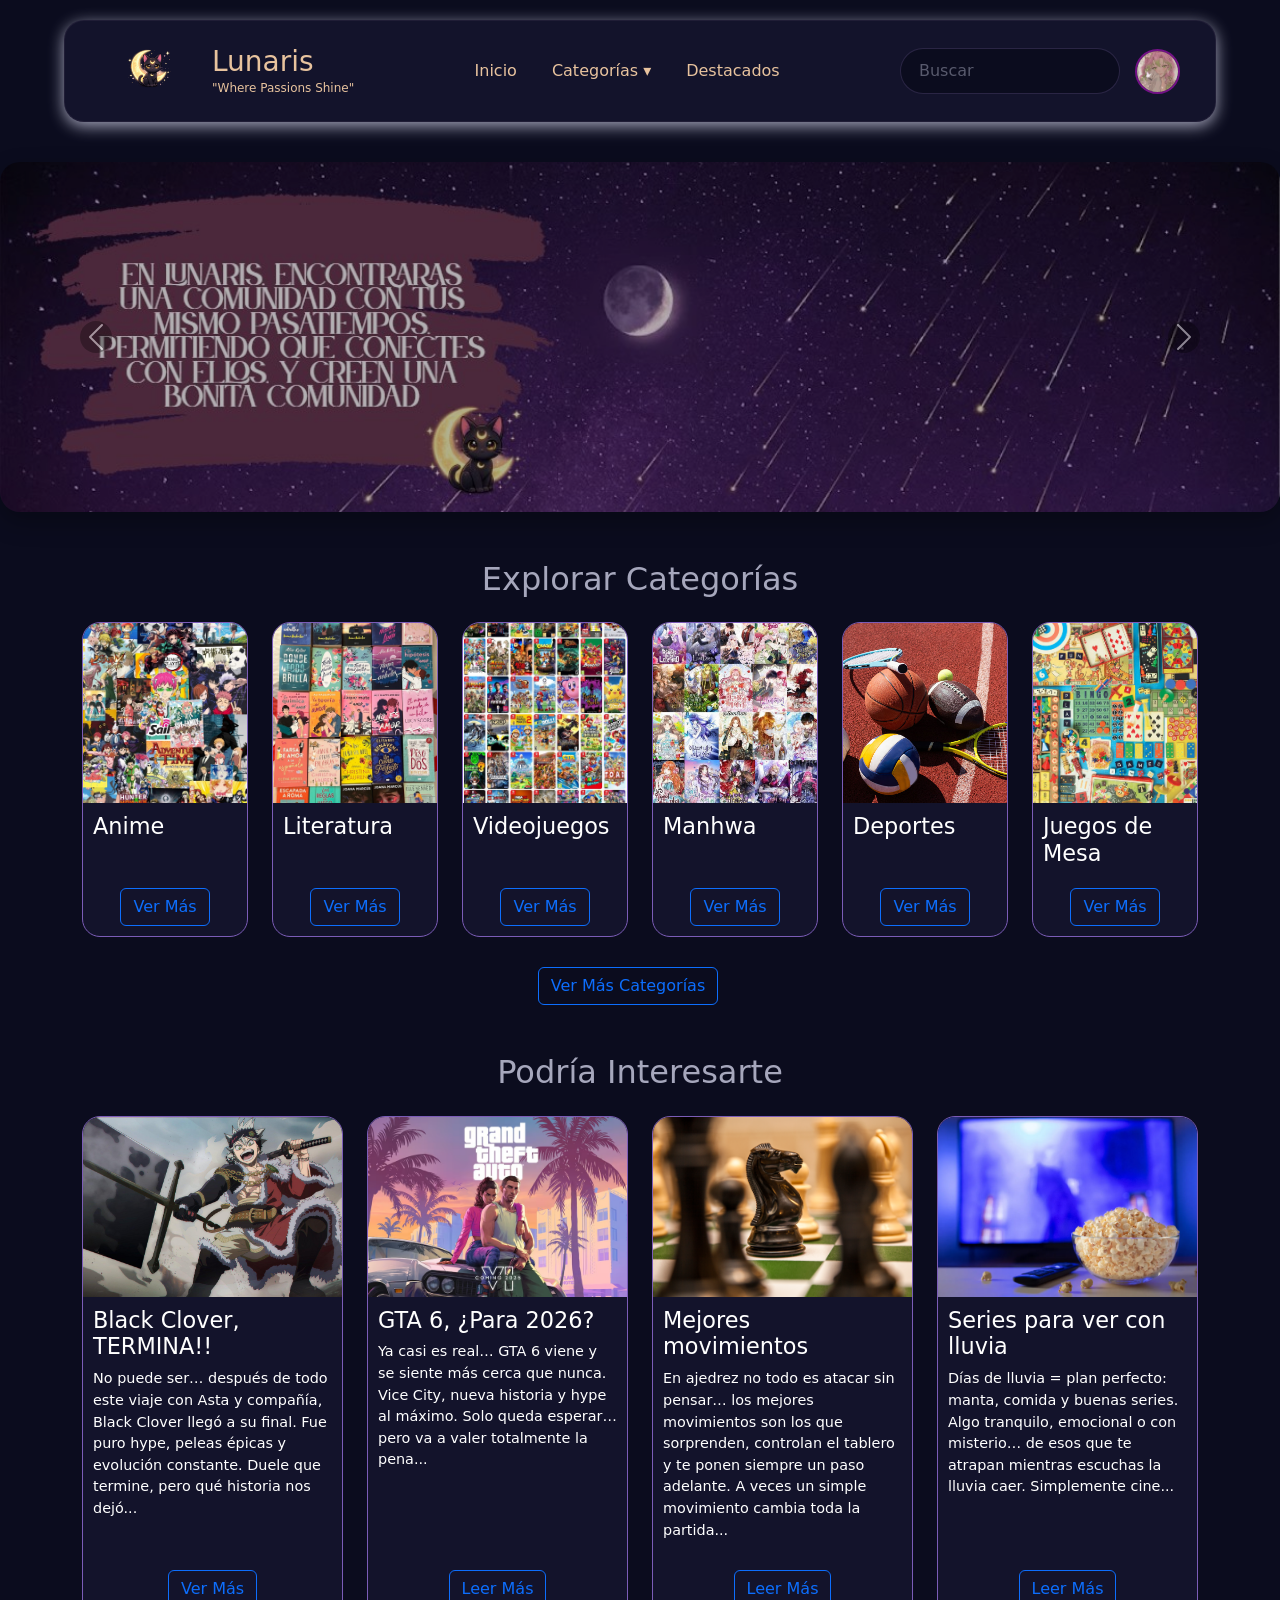
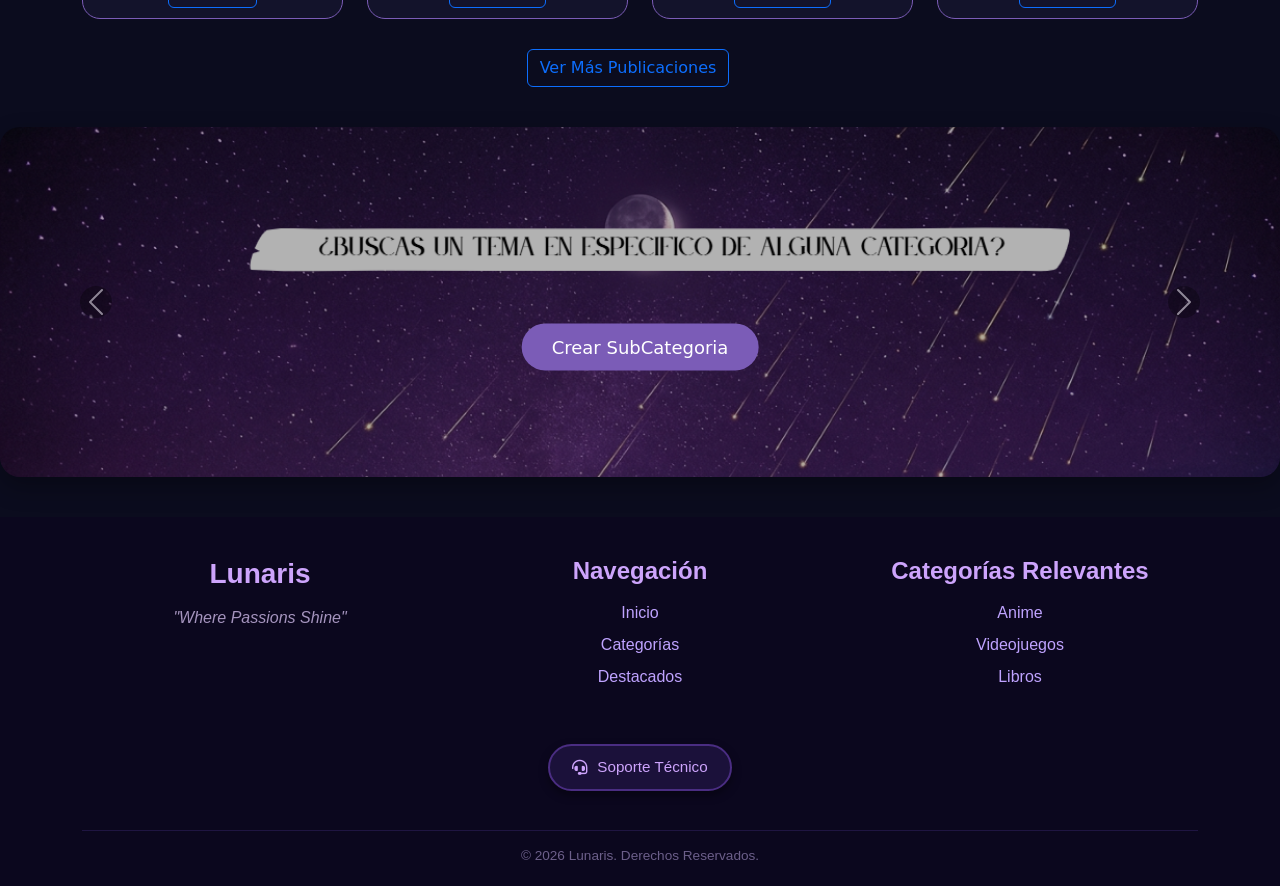
<file: index.html>
<!DOCTYPE html>
<html lang="en">
    <head>
        <meta charset="UTF-8">
        <meta name="viewport" content="width=device-width, initial-scale=1.0">
        <title>Lunaris</title>
        <link href="https://cdn.jsdelivr.net/npm/bootstrap@5.3.3/dist/css/bootstrap.min.css" rel="stylesheet">
        <link rel="stylesheet" href="https://cdnjs.cloudflare.com/ajax/libs/font-awesome/6.5.1/css/all.min.css">
        <link rel="stylesheet" href="assets/css/index.css">
        <link rel="icon" href="assets/img/luna.png">
    </head>

    <body>
        <!-- NAVBAR -->
            <nav class="navbar-lunaris">

                <div class="logo">
                    <img src="assets/img/logo_lunaris.png" alt="Logo">
                    <div class="Titulo">
                        <h1>Lunaris</h1>
                        <p>"Where Passions Shine"</p>
                    </div>
                </div>
                <div class="menu-toggle">
                    <i class="fa-solid fa-bars"></i>
                </div>
                <ul class="menu">
                    <li><a href="index.html">Inicio</a></li>

                    <li class="Drop-Categorias">
                        <a href="#">Categorías ▾</a>

                        <div class="drop-content">

                            <div class="columna">
                                <h2>Anime</h2>
                                <a href="#">Shonen</a>
                                <a href="#">Seinen</a>
                                <a href="#">Isekai</a>
                                <a href="#">Romance</a>
                                <a href="#">Escolar</a>
                                <a href="#">Historico</a>
                                <a href="#">Deportes</a>
                            </div>

                            <div class="columna">
                                <h2>Manga</h2>
                                <a href="#">Acción</a>
                                <a href="#">Fantasía</a>
                                <a href="#">Terror</a>
                                <a href="#">Comedia</a>
                                <a href="#">Romance</a>
                                <a href="#">Reencarnación</a>
                                <a href="#">Misterio</a> 
                            </div>

                            <div class="columna">
                                <h2>Manhwa</h2>
                                <a href="#">Fiction</a>
                                <a href="#">Romance</a>
                                <a href="#">Drama</a>
                                <a href="#">Reencarnación</a>
                                <a href="#">Misterio</a>
                                <a href="#">Fantasía</a>
                                <a href="#">Acción</a>
                            </div>

                            <div class="columna">
                                    <h2>Literatura</h2>
                                    <a href="#">Novelas</a>
                                    <a href="#">Cuentos</a>
                                    <a href="#">Poemas</a>
                                    <a href="#">Fantasía</a>
                                    <a href="#">Cronica</a>
                                    <a href="#">Misterio</a>
                                    <a href="#">Fanfiction</a>
                            </div>
                        
                        </div>
                    </li>

                    <li><a href="#">Destacados</a></li>
                </ul>

                <div class="buscador">
                    <input type="text" placeholder="Buscar">
                    <a href="perfil.html">
                        <img src="assets/img/mitsuri.jpg" alt="Perfil" class="icono-perfil">
                    </a>
                </div>
            </nav>

        <main>
            <!-- Carrusel, Tendencias -->
            <div id="carousel-Tendencias" class="carousel slide" data-bs-ride="carousel">
                <div class="carousel-inner">
                    <div class="carousel-item active">
                        <img src="assets/img/banner_principal.jfif" class="d-block w-100" alt="banner_anime" data-bs-interval="10000">
                    </div>
                    <div class="carousel-item">
                        <img src="assets/img/banner_anime.png" class="d-block w-100" alt="banner_anime" data-bs-interval="6000">
                    </div>
                    <div class="carousel-item">
                        <img src="assets/img/banner_literatura.jpg" class="d-block w-100" alt="banner_literatura" data-bs-interval="6000">
                    </div>
                </div>
                <button class="carousel-control-prev" type="button" data-bs-target="#carousel-Tendencias" data-bs-slide="prev">
                    <span class="carousel-control-prev-icon" aria-hidden="true"></span>
                    <span class="visually-hidden">Previous</span>
                </button>
                <button class="carousel-control-next" type="button" data-bs-target="#carousel-Tendencias" data-bs-slide="next">
                    <span class="carousel-control-next-icon" aria-hidden="true"></span>
                    <span class="visually-hidden">Next</span>
                </button>
            </div>

            <div class="container">
                <!-- Explorar Categorias -->
                <section class="mt-5" id="explorar-categorias">
                    <h2 class="text-center mb-4">Explorar Categorías</h2>

                    <div class="row mt-4">
                        <div class="col-md-2">
                            <div class="card card-categoria">
                                <img src="assets/img/animetemporada.jpg" class="card-img-top" alt="animetemporada">
                                <div class="card-body">
                                    <h3>Anime</h3>
                                </div>
                                <div class="btn-ver">
                                    <button class="btn btn-outline-primary">
                                            Ver Más
                                    </button>
                                </div>
                            </div>
                        </div>

                        <div class="col-md-2">
                            <div class="card card-categoria">
                                <img src="assets/img/reseñalibros.jpg" class="card-img-top" alt="reseñalibros">
                                <div class="card-body">
                                    <h3>Literatura</h3>
                                </div>
                                <div class="btn-ver">
                                    <button class="btn btn-outline-primary">
                                            Ver Más
                                    </button>
                                </div>
                            </div>
                        </div>

                        <div class="col-md-2">
                            <div class="card card-categoria">
                                <img src="assets/img/videojuegosclasic.jpg" class="card-img-top" alt="videojuegosclasic">
                                <div class="card-body">
                                    <h3>Videojuegos</h3>
                                </div>
                                <div class="btn-ver">
                                    <button class="btn btn-outline-primary">
                                            Ver Más
                                    </button>
                                </div>
                            </div>
                        </div>

                        <div class="col-md-2">
                            <div class="card card-categoria">
                                <img src="assets/img/manhwa.jpg" class="card-img-top" alt="manhwa">
                                <div class="card-body">
                                    <h3>Manhwa</h3>
                                </div>
                                <div class="btn-ver">
                                    <button class="btn btn-outline-primary">
                                            Ver Más
                                    </button>
                                </div>
                            </div>
                        </div>

                        <div class="col-md-2">
                            <div class="card card-categoria">
                                <img src="assets/img/desportes.jpg" class="card-img-top" alt="deportes">
                                <div class="card-body">
                                    <h3>Deportes</h3>
                                </div>
                                <div class="btn-ver">
                                    <button class="btn btn-outline-primary">
                                            Ver Más
                                    </button>
                                </div>
                            </div>
                        </div>

                        <div class="col-md-2">
                            <div class="card card-categoria">
                                <img src="assets/img/juegos_mesa.jpg" class="card-img-top" alt="juegosmesa">
                                <div class="card-body">
                                    <h3>Juegos de Mesa</h3>
                                </div>
                                <div class="btn-ver">
                                    <button class="btn btn-outline-primary">
                                            Ver Más
                                    </button>
                                </div>
                            </div>
                        </div>

                        
                        <div class="row">
                            <div class="col-12 d-flex justify-content-center">
                                <button class="btn btn-outline-primary ver-mas-categorias-btn">
                                    Ver Más Categorías
                                </button>
                            </div>
                        </div>
                    </div>
                </section>

                <!-- Podría Interesarte -->
                <section class="mt-5" id="podria-interesarte">
                    <h2 class="text-center mb-4">Podría Interesarte</h2>
                    <div class="row mt-4">

                        <div class="col-md-3">
                            <div class="card card-categoria">
                                <img src="assets/img/asta.jpeg" class="card-img-top" alt="asta">
                                <div class="card-body">
                                    <h3>Black Clover, TERMINA!!</h3>
                                    <p>No puede ser… después de todo este viaje con Asta y compañía, Black Clover llegó a su final. Fue puro hype, peleas épicas y evolución constante. Duele que termine, pero qué historia nos dejó...</p>
                                </div>
                                <div class="btn-ver">
                                    <button class="btn btn-outline-primary">
                                            Ver Más
                                    </button>
                                </div>
                            </div>
                        </div>

                        <div class="col-md-3">
                            <div class="card card-categoria">
                                <img src="assets/img/gta6.avif" class="card-img-top" alt="gta6">
                                <div class="card-body">
                                    <h3>GTA 6, ¿Para 2026?</h3>
                                    <p>Ya casi es real… GTA 6 viene y se siente más cerca que nunca. Vice City, nueva historia y hype al máximo. Solo queda esperar… pero va a valer totalmente la pena...
                                    </p>
                                </div>
                                <div class="btn-ver">
                                    <button class="btn btn-outline-primary">
                                            Leer Más
                                    </button>
                                </div>
                            </div>
                        </div>

                        <div class="col-md-3">
                            <div class="card card-categoria">
                                <img src="assets/img/ajedrez.jpg" class="card-img-top" alt="ajedrez">
                                <div class="card-body">
                                    <h3>Mejores movimientos</h3>
                                    <p>En ajedrez no todo es atacar sin pensar… los mejores movimientos son los que sorprenden, controlan el tablero y te ponen siempre un paso adelante. A veces un simple movimiento cambia toda la partida...</p>
                                </div>
                                <div class="btn-ver">
                                    <button class="btn btn-outline-primary">
                                            Leer Más
                                    </button>
                                </div>
                            </div>
                        </div>

                        <div class="col-md-3">
                            <div class="card card-categoria">
                                <img src="assets/img/series.webp" class="card-img-top" alt="series">
                                <div class="card-body">
                                    <h3>Series para ver con lluvia</h3>
                                    <p>Días de lluvia = plan perfecto: manta, comida y buenas series. Algo tranquilo, emocional o con misterio… de esos que te atrapan mientras escuchas la lluvia caer. Simplemente cine...</p>
                                </div>
                                <div class="btn-ver">
                                    <button class="btn btn-outline-primary">
                                            Leer Más
                                    </button>
                                </div>
                            </div>
                        </div>

                        <div class="row">
                            <div class="col-12 d-flex justify-content-center">
                                <button class="btn btn-outline-primary ver-mas-categorias-btn">
                                    Ver Más Publicaciones
                                </button>
                            </div>
                        </div>
                    </div>
                </section>
            </div>

            <!-- Carrusel, SubCategorias -->
            <div id="carousel-SubCategorias" class="carousel slide" data-bs-ride="carousel">
                <div class="carousel-inner">
                    <div class="carousel-item active" data-bs-interval="10000">
                        <img src="assets/img/banner_subcategorias.png" class="d-block w-100" alt="banner_subcategorias">

                    <!-- Botón centrado -->
                        <div class="carousel-overlay">
                            <button class="btn ver-mas-categorias-btn">
                                Crear SubCategoria
                            </button>
                        </div>
                    </div>
                    <div class="carousel-item" data-bs-interval="3000">
                        <img src="assets/img/banner_crochet.png" class="d-block w-100" alt="banner_crochet">
                    </div>
                    <div class="carousel-item" data-bs-interval="3000">
                        <img src="assets/img/banner_cosplay.png" class="d-block w-100" alt="banner_cosplay">
                    </div>
                </div>
                <button class="carousel-control-prev" type="button" data-bs-target="#carousel-SubCategorias" data-bs-slide="prev">
                    <span class="carousel-control-prev-icon" aria-hidden="true"></span>
                    <span class="visually-hidden">Previous</span>
                </button>
                <button class="carousel-control-next" type="button" data-bs-target="#carousel-SubCategorias" data-bs-slide="next">
                    <span class="carousel-control-next-icon" aria-hidden="true"></span>
                    <span class="visually-hidden">Next</span>
                </button>
            </div>
        </main>

        <footer class="footer-lunaris">
        <div class="container">
            <div class="row text-center text-md-start">

                <div class="col-md-4 mb-4 mb-md-0 text-center">
                    <h3>Lunaris</h3>
                    <p class="tagline">"Where Passions Shine"</p>
                </div>

                <div class="col-md-4 mb-4 mb-md-0 text-center">
                    <h4>Navegación</h4>
                    <ul class="list-unstyled footer-links">
                        <li><a href="index.html">Inicio</a></li>
                        <li><a href="categorias.html">Categorías</a></li>
                        <li><a href="destacados.html">Destacados</a></li>
                    </ul>
                </div>

                <div class="col-md-4 mb-4 mb-md-0 text-center">
                    <h4>Categorías Relevantes</h4>
                    <ul class="list-unstyled footer-links">
                        <li><a href="anime.html">Anime</a></li>
                        <li><a href="videojuegos.html">Videojuegos</a></li>
                        <li><a href="libros.html">Libros</a></li>
                    </ul>
                </div>

            </div>
            <div class="row">
                <div class="col-12 text-center mt-4">
                    <div class="soporte-container">
                        <a href="recomendaciones.html" class="btn-soporte" title="Soporte Técnico">
                            <i class="fa-solid fa-headset"></i>
                            <span>Soporte Técnico</span>
                        </a>
                    </div>
                </div>
            </div>
            <div class="row">
                <div class="col-12 text-center mt-4">
                    <p class="copyright">&copy; 2026 Lunaris. Derechos Reservados.</p>
                </div>
            </div>

        </div>
    </footer>

        <script src="https://cdn.jsdelivr.net/npm/bootstrap@5.3.3/dist/js/bootstrap.bundle.min.js"></script>
        <script>
    const menuToggle = document.querySelector(".menu-toggle");
    const menu = document.querySelector(".menu");

    menuToggle.addEventListener("click", () => {
        menu.classList.toggle("active");
    });
</script>

<script>
    const columnas = document.querySelectorAll(".columna");

    columnas.forEach(columna => {
        const titulo = columna.querySelector("h2");

        titulo.addEventListener("click", () => {
            columna.classList.toggle("active");
        });
    });
</script>
    </body>
</html>
</file>
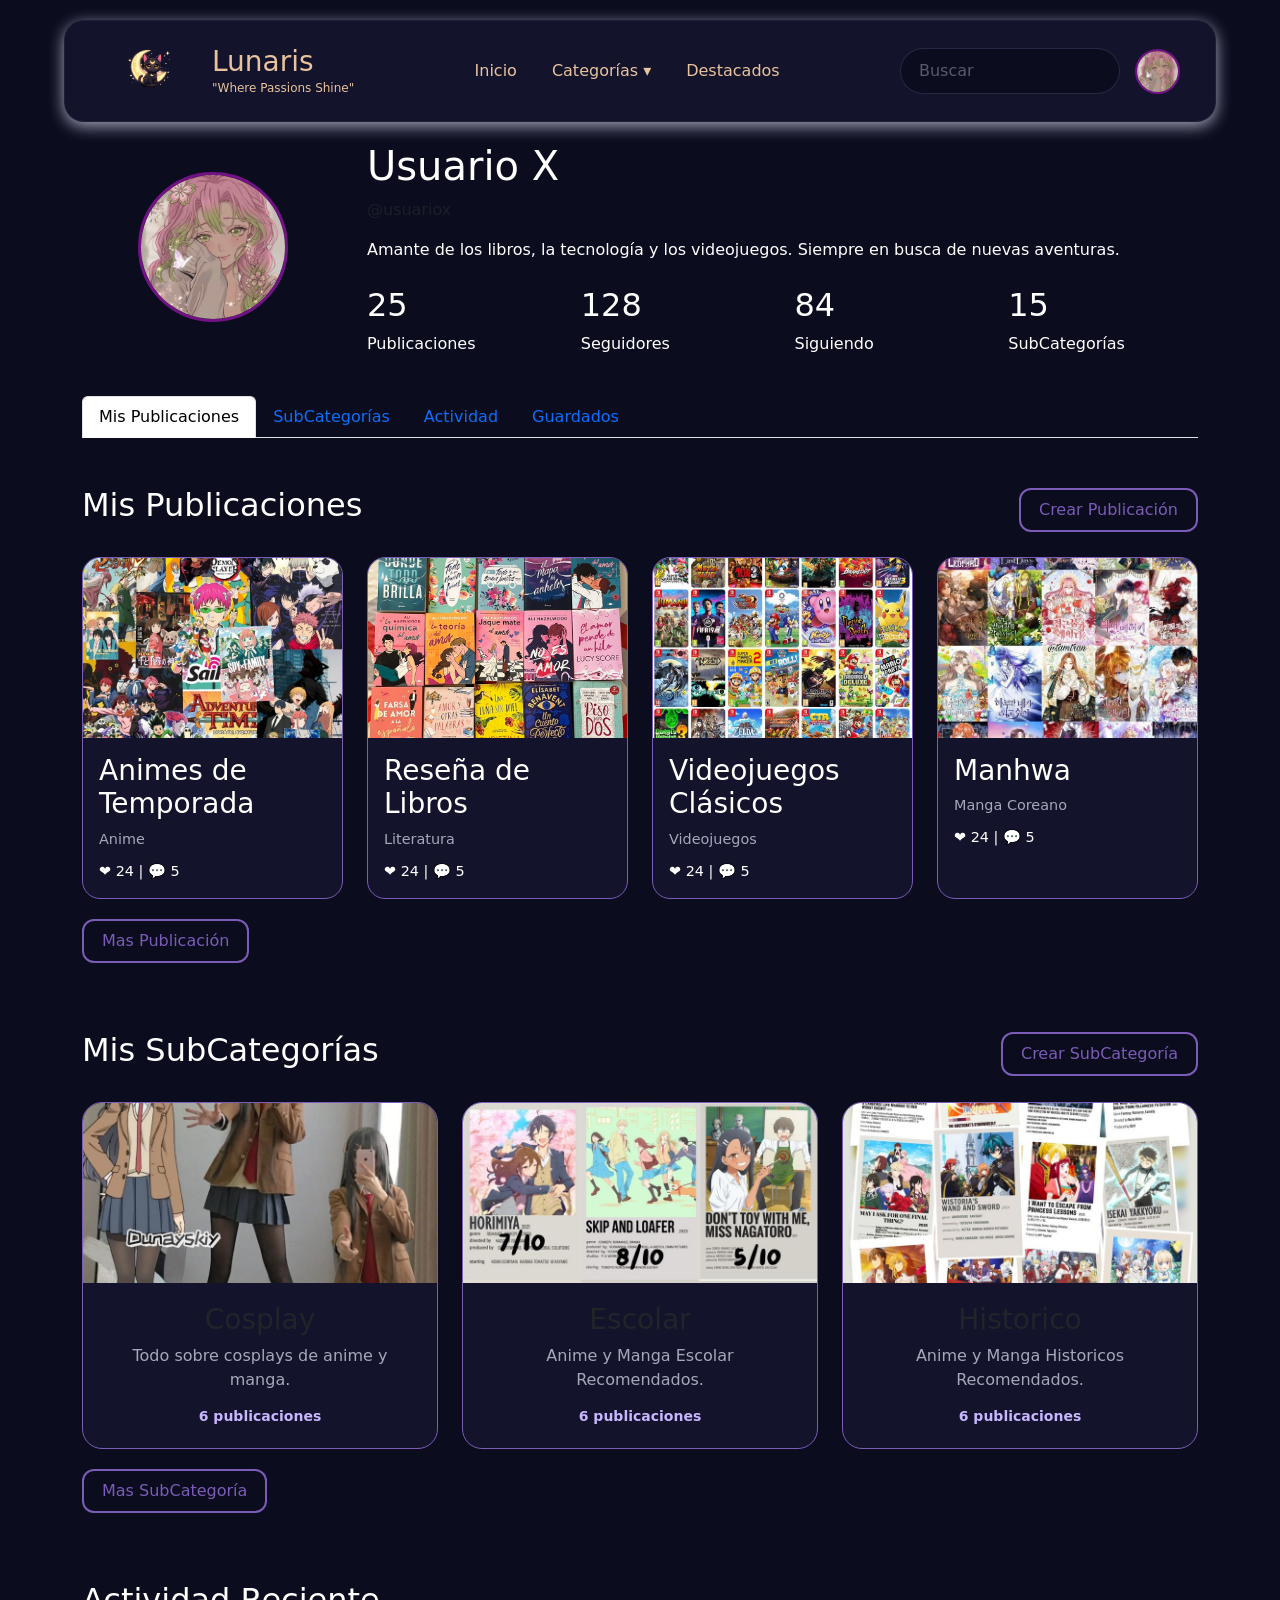
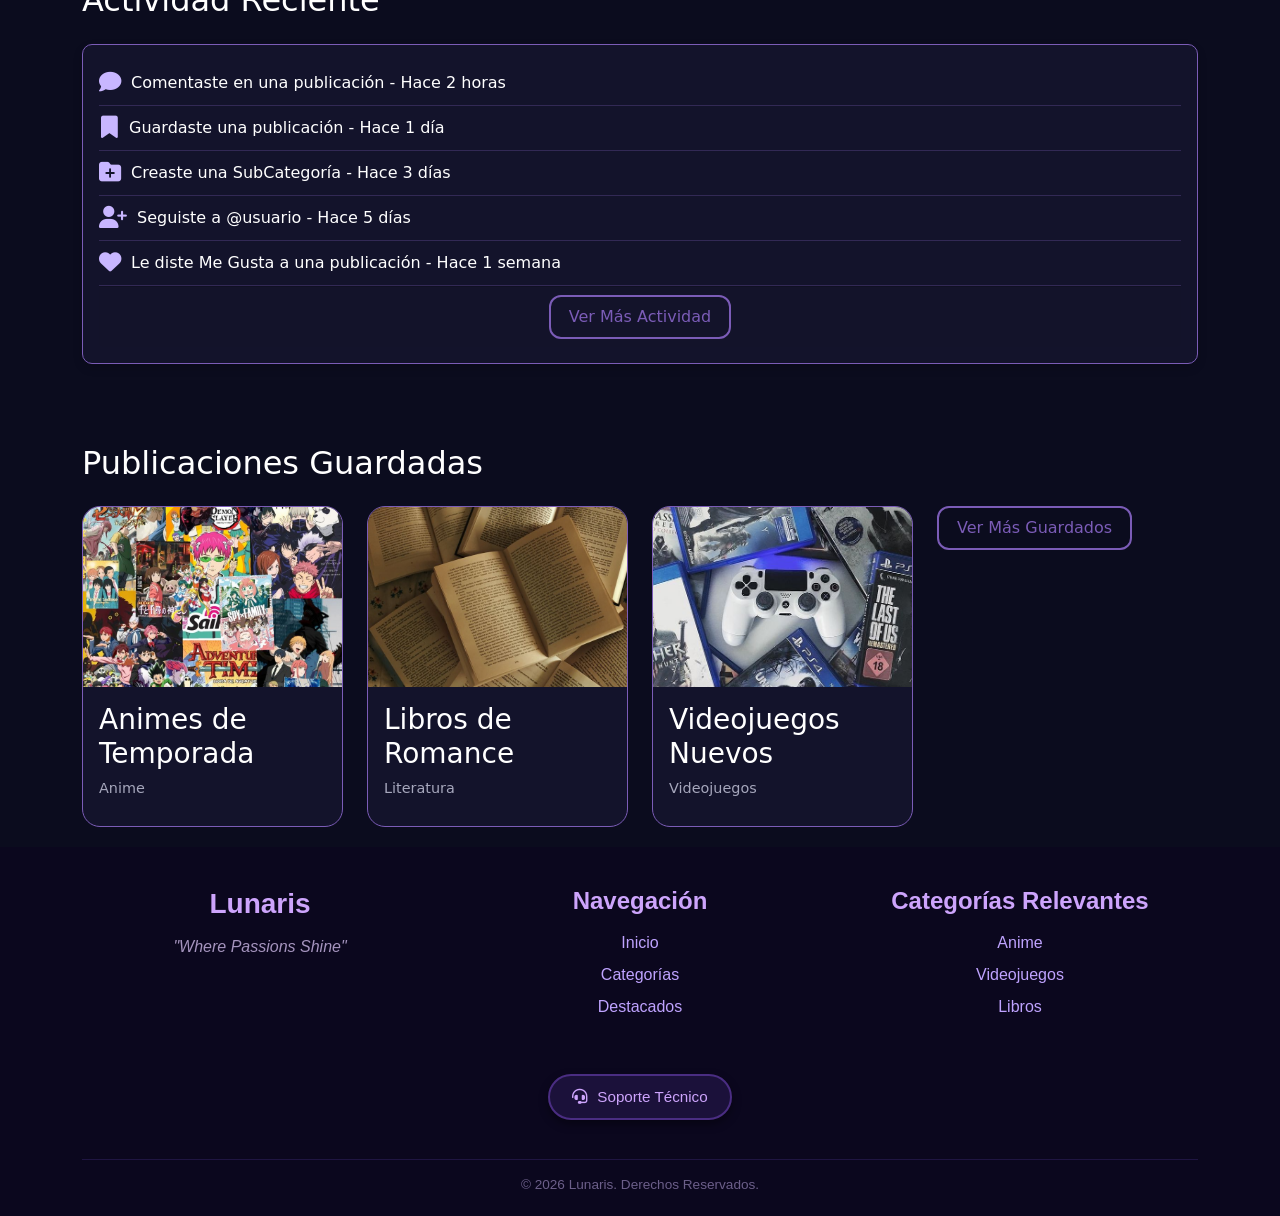
<file: perfil.html>
<!DOCTYPE html>
<html lang="es">
<head>
    <meta charset="UTF-8">
    <meta name="viewport" content="width=device-width, initial-scale=1.0">
    <title>Perfil</title>
    <link rel="icon" href="assets/img/luna.png">
    <link href="https://cdn.jsdelivr.net/npm/bootstrap@5.3.8/dist/css/bootstrap.min.css" rel="stylesheet" integrity="sha384-sRIl4kxILFvY47J16cr9ZwB07vP4J8+LH7qKQnuqkuIAvNWLzeN8tE5YBujZqJLB" crossorigin="anonymous">        
    <link rel="stylesheet" href="assets/css/perfil.css"> 
    <link rel="stylesheet" href="https://cdnjs.cloudflare.com/ajax/libs/font-awesome/6.5.1/css/all.min.css">   
</head>

<body>
    <!-- NAVBAR -->
    <nav class="navbar-lunaris">
                <div class="logo">
                    <img src="assets/img/logo_lunaris.png" alt="Logo">
                    <div class="Titulo">
                        <h1>Lunaris</h1>
                        <p>"Where Passions Shine"</p>
                    </div>
                </div>

                <div class="menu-toggle">
                    <i class="fa-solid fa-bars"></i>
                </div>

                <ul class="menu">
                    <li><a href="index.html">Inicio</a></li>

                    <li class="Drop-Categorias">
                        <a href="#">Categorías ▾</a>

                        <div class="drop-content">

                            <div class="columna">
                                <h2>Anime</h2>
                                <a href="#">Shonen</a>
                                <a href="#">Seinen</a>
                                <a href="#">Isekai</a>
                                <a href="#">Romance</a>
                                <a href="#">Escolar</a>
                                <a href="#">Historico</a>
                                <a href="#">Deportes</a>
                            </div>

                            <div class="columna">
                                <h2>Manga</h2>
                                <a href="#">Acción</a>
                                <a href="#">Fantasía</a>
                                <a href="#">Terror</a>
                                <a href="#">Comedia</a>
                                <a href="#">Romance</a>
                                <a href="#">Reencarnación</a>
                                <a href="#">Misterio</a> 
                            </div>

                            <div class="columna">
                                <h2>Manhwa</h2>
                                <a href="#">Fiction</a>
                                <a href="#">Romance</a>
                                <a href="#">Drama</a>
                                <a href="#">Reencarnación</a>
                                <a href="#">Misterio</a>
                                <a href="#">Fantasía</a>
                                <a href="#">Acción</a>
                            </div>

                            <div class="columna">
                                    <h2>Literatura</h2>
                                    <a href="#">Novelas</a>
                                    <a href="#">Cuentos</a>
                                    <a href="#">Poemas</a>
                                    <a href="#">Fantasía</a>
                                    <a href="#">Cronica</a>
                                    <a href="#">Misterio</a>
                                    <a href="#">Fanfiction</a>
                            </div>
                        </div>
                    </li>

                    <li><a href="#">Destacados</a></li>
                </ul>

                <div class="buscador">
                    <input type="text" placeholder="Buscar">
                    <a href="perfil.html">
                        <img src="assets/img/mitsuri.jpg" alt="Perfil" class="icono-perfil">
                    </a>
                </div>

            </nav>

        <div class="container">

                <!-- PERFIL -->
                <section class="perfil-header">
                    <div class="row align-items-center">

                        <div class="col-md-3 text-center">
                            <img src="assets/img/mitsuri.jpg" class="foto-perfil" alt="Perfil">
                        </div>

                        <div class="col-md-9">

                            <h1>Usuario X</h1>
                            <p class="text-muted">@usuariox</p>

                            <p>
                                Amante de los libros, la tecnología y los videojuegos.
                                Siempre en busca de nuevas aventuras.
                            </p>

                            <div class="row mt-4">

                                <div class="col stats">
                                    <h2>25</h2>
                                    <p>Publicaciones</p>
                                </div>

                                <div class="col stats">
                                    <h2>128</h2>
                                    <p>Seguidores</p>
                                </div>

                                <div class="col stats">
                                    <h2>84</h2>
                                    <p>Siguiendo</p>
                                </div>

                                <div class="col stats">
                                    <h2>15</h2>
                                    <p>SubCategorías</p>
                                </div>

                            </div>

                        </div>
                    </div>
                </section>

                <!-- TABS -->
                <ul class="nav nav-tabs mt-4">
                    <li class="nav-item">
                        <a class="nav-link active" href="#publicaciones">Mis Publicaciones</a>
                    </li>

                    <li class="nav-item">
                        <a class="nav-link" href="#subcategorias">SubCategorías</a>
                    </li>

                    <li class="nav-item">
                        <a class="nav-link" href="#actividad">Actividad</a>
                    </li>

                    <li class="nav-item">
                        <a class="nav-link" href="#guardados">Guardados</a>
                    </li>
                </ul>

                <!-- PUBLICACIONES -->
                <section class="mt-5" id="publicaciones">
                    <div class="d-flex justify-content-between align-items-center">
                        <h2>Mis Publicaciones</h2>
                        <button class="btn btn-outline-primary">
                            Crear Publicación
                        </button>
                    </div>

                    <div class="row mt-4">

                        <div class="col-md-3">
                            <div class="card card-publicacion">
                                <img src="assets/img/animetemporada.jpg" class="card-img-top" alt="animetemporada">
                                <div class="card-body">
                                    <h3> Animes de Temporada</h3>
                                    <p>Anime</p>
                                    ❤ 24 | 💬 5
                                </div>
                            </div>
                        </div>

                        <div class="col-md-3">
                            <div class="card card-publicacion">
                                <img src="assets/img/reseñalibros.jpg" class="card-img-top" alt="reseñalibros">
                                <div class="card-body">
                                    <h3>Reseña de Libros</h3>
                                    <p>Literatura</p>
                                    ❤ 24 | 💬 5
                                </div>
                            </div>
                        </div>

                        <div class="col-md-3">
                            <div class="card card-publicacion">
                                <img src="assets/img/videojuegosclasic.jpg" class="card-img-top" alt="videojuegosclasic">
                                <div class="card-body">
                                    <h3>Videojuegos Clásicos</h3>
                                    <p>Videojuegos</p>
                                    ❤ 24 | 💬 5
                                </div>
                            </div>
                        </div>

                        <div class="col-md-3">
                            <div class="card card-publicacion">
                                <img src="assets/img/manhwa.jpg" class="card-img-top" alt="manhwa">
                                <div class="card-body">
                                    <h3>Manhwa</h3>
                                    <p>Manga Coreano</p>
                                    ❤ 24 | 💬 5
                                </div>
                            </div>
                        </div>

                        <div class="col-md-3">
                            <button class="btn btn-outline-primary">
                                Mas Publicación
                            </button>
                        </div>
                    </div>
                </section>

                <!-- SUBCATEGORIAS -->
                <section class="mt-5" id="subcategorias">

                    <div class="d-flex justify-content-between align-items-center">
                        <h2>Mis SubCategorías</h2>

                        <button class="btn btn-outline-success">
                            Crear SubCategoría
                        </button>
                        
                    </div>

                    <div class="row mt-4">

                        <div class="col-md-4">
                            <div class="card card-subcategoria">
                                <img src="assets/img/cosplay.jpg" class="card-img-top" alt="anime">
                                <div class="card-body text-center">
                                    <h3>Cosplay</h3>
                                    <p>Todo sobre cosplays de anime y manga.</p>
                                    <small>6 publicaciones</small>
                                </div>
                            </div>
                        </div>

                        <div class="col-md-4">
                            <div class="card card-subcategoria">
                                <img src="assets/img/animeescolar.jpg" class="card-img-top" alt="videojuegos">
                                <div class="card-body text-center">
                                    <h3>Escolar</h3>
                                    <p>Anime y Manga Escolar Recomendados.</p>
                                    <small>6 publicaciones</small>
                                </div>
                            </div>
                        </div>

                        <div class="col-md-4">
                            <div class="card card-subcategoria">
                                <img src="assets/img/animehistorico.jpg" class="card-img-top" alt="libros">
                                <div class="card-body text-center">
                                    <h3>Historico</h3>
                                    <p>Anime y Manga Historicos Recomendados.</p>
                                    <small>6 publicaciones</small>
                                </div>
                            </div>
                        </div>

                        <div class="col-md-4">
                            <button class="btn btn-outline-success">
                                Mas SubCategoría
                            </button>
                        </div>

                    </div>

                </section>

                <!-- ACTIVIDAD -->
            <section class="mt-5" id="actividad">

                <h2>Actividad Reciente</h2>

                <div class="card card-actividad mt-4">

                    <div class="card-body">

                        <div class="item-actividad">
                            <i class="fa-solid fa-comment"></i>
                            <p>Comentaste en una publicación - Hace 2 horas</p>
                        </div>

                        <div class="item-actividad">
                            <i class="fa-solid fa-bookmark"></i>
                            <p>Guardaste una publicación - Hace 1 día</p>
                        </div>

                        <div class="item-actividad">
                            <i class="fa-solid fa-folder-plus"></i>
                            <p>Creaste una SubCategoría - Hace 3 días</p>
                        </div>

                        <div class="item-actividad">
                            <i class="fa-solid fa-user-plus"></i>
                            <p>Seguiste a @usuario - Hace 5 días</p>
                        </div>

                        <div class="item-actividad">
                            <i class="fa-solid fa-heart"></i>
                            <p>Le diste Me Gusta a una publicación - Hace 1 semana</p>
                        </div>
                        <div class="card-footer text-center">
                            <button class="btn btn-outline-success">
                                Ver Más Actividad
                            </button>
                        </div>
                    </div>
                </div>
            </section>

                    <!-- GUARDADOS -->
            <section class="mt-5" id="guardados">
                <h2>Publicaciones Guardadas</h2>

                <div class="row mt-4">

                    <div class="col-md-3">
                        <div class="card card-publicacion">
                            <img src="assets/img/animetemporada.jpg" class="card-img-top" alt="animetemporada">
                            <div class="card-body">
                                <h3> Animes de Temporada</h3>
                                <p>Anime</p>
                            </div>
                        </div>
                    </div>

                    <div class="col-md-3">
                        <div class="card card-publicacion">
                            <img src="assets/img/libros.jpg" class="card-img-top" alt="librosromance">
                            <div class="card-body">
                                <h3>Libros de Romance</h3>
                                <p>Literatura</p>
                            </div>
                        </div>
                    </div>

                    <div class="col-md-3">
                        <div class="card card-publicacion">
                            <img src="assets/img/videojuegos.jpg" class="card-img-top" alt="videojuegosclasic">
                            <div class="card-body">
                                <h3>Videojuegos Nuevos</h3>
                                <p>Videojuegos</p>
                            </div>
                        </div>
                    </div>

                    <div class="col-md-3">
                        <button class="btn btn-outline-success">
                            Ver Más Guardados
                        </button>
                    </div>
                </div>
            </section>
        </div>

    <!-- FOOTER -->
    <footer class="footer-lunaris">
        <div class="container">
            <div class="row text-center text-md-start">

                <div class="col-md-4 mb-4 mb-md-0 text-center">
                    <h3>Lunaris</h3>
                    <p class="tagline">"Where Passions Shine"</p>
                </div>

                <div class="col-md-4 mb-4 mb-md-0 text-center">
                    <h4>Navegación</h4>
                    <ul class="list-unstyled footer-links">
                        <li><a href="index.html">Inicio</a></li>
                        <li><a href="categorias.html">Categorías</a></li>
                        <li><a href="destacados.html">Destacados</a></li>
                    </ul>
                </div>

                <div class="col-md-4 mb-4 mb-md-0 text-center">
                    <h4>Categorías Relevantes</h4>
                    <ul class="list-unstyled footer-links">
                        <li><a href="anime.html">Anime</a></li>
                        <li><a href="videojuegos.html">Videojuegos</a></li>
                        <li><a href="libros.html">Libros</a></li>
                    </ul>
                </div>

            </div>

            <div class="row">
                <div class="col-12 text-center mt-4">
                    <div class="soporte-container">
                        <a href="recomendaciones.html" class="btn-soporte" title="Soporte Técnico">
                            <i class="fa-solid fa-headset"></i>
                            <span>Soporte Técnico</span>
                        </a>
                    </div>
                </div>
            </div>

            <div class="row">
                <div class="col-12 text-center mt-4">
                    <p class="copyright">&copy; 2026 Lunaris. Derechos Reservados.</p>
                </div>
            </div>

        </div>
    </footer>

<script src="https://cdn.jsdelivr.net/npm/bootstrap@5.3.3/dist/js/bootstrap.bundle.min.js"></script>
<script>
    const menuToggle = document.querySelector(".menu-toggle");
    const menu = document.querySelector(".menu");

    menuToggle.addEventListener("click", () => {
        menu.classList.toggle("active");
    });
</script>

<script>
    const columnas = document.querySelectorAll(".columna");

    columnas.forEach(columna => {
        const titulo = columna.querySelector("h2");

        titulo.addEventListener("click", () => {
            columna.classList.toggle("active");
        });
    });
</script>
</body>
</html>
</file>
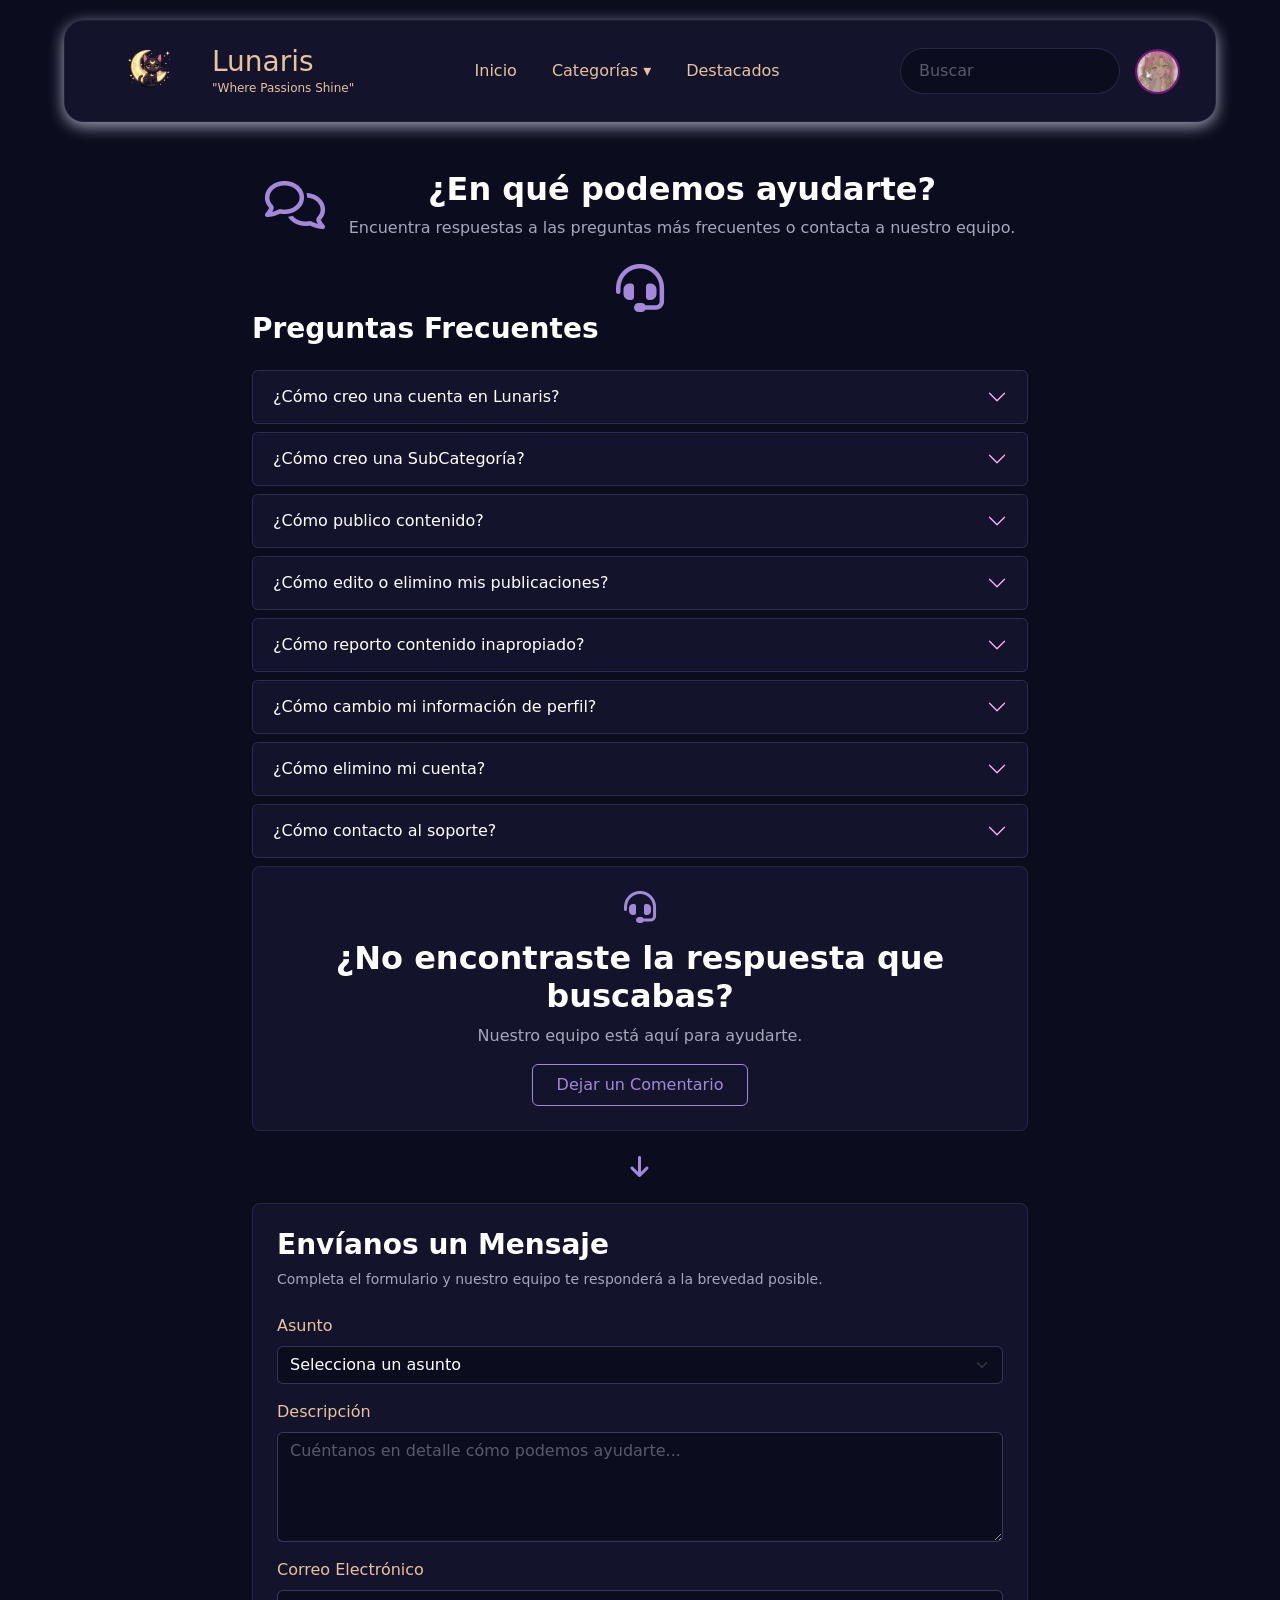
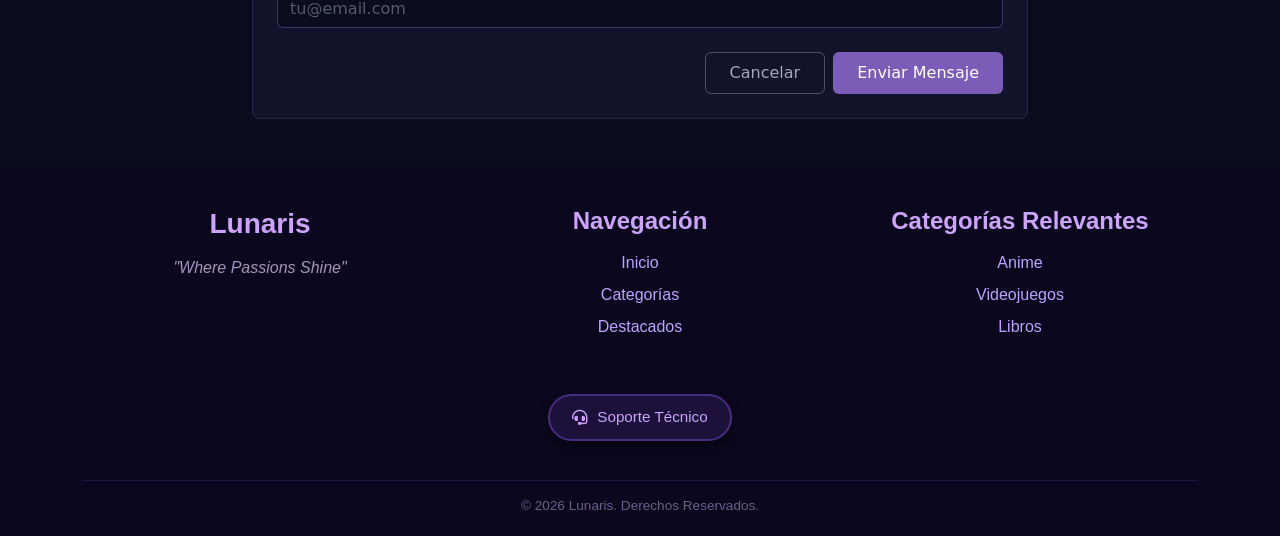
<file: recomendaciones.html>
<!DOCTYPE html>
<html lang="es">
<head>
    <meta charset="UTF-8">
    <meta name="viewport" content="width=device-width, initial-scale=1.0">
    <title>Lunaris - Ayuda y Soporte</title>
    <link href="https://cdn.jsdelivr.net/npm/bootstrap@5.3.3/dist/css/bootstrap.min.css" rel="stylesheet">
    <link rel="stylesheet" href="https://cdnjs.cloudflare.com/ajax/libs/font-awesome/6.5.1/css/all.min.css">
    <link rel="stylesheet" href="assets/css/recomendaciones.css">
    <link rel="icon" href="assets/img/luna.png">
    <link rel="stylesheet" href="assets/css/perfil.css">
</head>

<body>
<!--BARRA DE NAVEGACIÓN -->
    <header>
            <nav class="navbar-lunaris">

                <div class="logo">
                    <img src="assets/img/logo_lunaris.png" alt="Logo">
                    <div class="Titulo">
                        <h1>Lunaris</h1>
                        <p>"Where Passions Shine"</p>
                    </div>
                </div>

                <div class="menu-toggle">
                    <i class="fa-solid fa-bars"></i>
                </div>

                <ul class="menu">
                    <li><a href="index.html">Inicio</a></li>

                    <li class="Drop-Categorias">
                        <a href="#">Categorías ▾</a>

                        <div class="drop-content">

                            <div class="columna">
                                <h2>Anime</h2>
                                <a href="#">Shonen</a>
                                <a href="#">Seinen</a>
                                <a href="#">Isekai</a>
                                <a href="#">Romance</a>
                                <a href="#">Escolar</a>
                                <a href="#">Historico</a>
                                <a href="#">Deportes</a>
                            </div>

                            <div class="columna">
                                <h2>Manga</h2>
                                <a href="#">Acción</a>
                                <a href="#">Fantasía</a>
                                <a href="#">Terror</a>
                                <a href="#">Comedia</a>
                                <a href="#">Romance</a>
                                <a href="#">Reencarnación</a>
                                <a href="#">Misterio</a> 
                            </div>

                            <div class="columna">
                                <h2>Manhwa</h2>
                                <a href="#">Fiction</a>
                                <a href="#">Romance</a>
                                <a href="#">Drama</a>
                                <a href="#">Reencarnación</a>
                                <a href="#">Misterio</a>
                                <a href="#">Fantasía</a>
                                <a href="#">Acción</a>
                            </div>

                            <div class="columna">
                                    <h2>Literatura</h2>
                                    <a href="#">Novelas</a>
                                    <a href="#">Cuentos</a>
                                    <a href="#">Poemas</a>
                                    <a href="#">Fantasía</a>
                                    <a href="#">Cronica</a>
                                    <a href="#">Misterio</a>
                                    <a href="#">Fanfiction</a>
                            </div>

                        </div>
                    </li>

                    <li><a href="#">Destacados</a></li>
                </ul>

                <div class="buscador">
                    <input type="text" placeholder="Buscar">

                    <a href="perfil.html">
                        <img src="assets/img/mitsuri.jpg" alt="Perfil" class="icono-perfil">
                    </a>
                </div>

            </nav>
        </header>


    <main class="container custom-main">
        
        <section class="help-header-section text-center">
            <div class="d-flex justify-content-center align-items-center gap-4 flex-wrap">
                <i class="fa-regular fa-comments fa-3x icon-contrast"></i>
                <div>
                    <h2 class="fw-bold main-heading">¿En qué podemos ayudarte?</h2>
                    <p class="custom-paragraph m-0">Encuentra respuestas a las preguntas más frecuentes o contacta a nuestro equipo.</p>
                </div>
                <i class="fa-solid fa-headset fa-3x icon-contrast"></i>
            </div>
        </section>

        <section class="faq-section">
            <h3 class="mb-4 fw-semibold sub-heading">Preguntas Frecuentes</h3>
            
            <div class="accordion custom-accordion" id="faqAccordion">
                
                <div class="accordion-item">
                    <h2 class="accordion-header">
                        <button class="accordion-button collapsed" type="button" data-bs-toggle="collapse" data-bs-target="#faq1">
                            ¿Cómo creo una cuenta en Lunaris?
                        </button>
                    </h2>
                    <div id="faq1" class="accordion-collapse collapse" data-bs-parent="#faqAccordion">
                        <div class="accordion-body">
                            Puedes dar clic en nuestro botón de "Usuario" ubicado en la esquina superior derecha de la página de inicio y seguir los pasos para crear tu cuenta.
                        </div>
                    </div>
                </div>

                <div class="accordion-item">
                    <h2 class="accordion-header">
                        <button class="accordion-button collapsed" type="button" data-bs-toggle="collapse" data-bs-target="#faq2">
                            ¿Cómo creo una SubCategoría?
                        </button>
                    </h2>
                    <div id="faq2" class="accordion-collapse collapse" data-bs-parent="#faqAccordion">
                        <div class="accordion-body">
                            Puedes dar clic en la sección de "Crear sub Categorías" en nuestro perfil, luego seleccionar la categoría principal a la que deseas agregar una subcategoría y seguir las instrucciones para crearla.
                        </div>
                    </div>
                </div>

                <div class="accordion-item">
                    <h2 class="accordion-header">
                        <button class="accordion-button collapsed" type="button" data-bs-toggle="collapse" data-bs-target="#faq3">
                            ¿Cómo publico contenido?
                        </button>
                    </h2>
                    <div id="faq3" class="accordion-collapse collapse" data-bs-parent="#faqAccordion">
                        <div class="accordion-body">
                            Puedes dar clic en el botón "Publicar" ubicado en tu perfil o en la sección de "Crear Contenido", luego seleccionar el tipo de contenido que deseas publicar (blog, artículo, recomendación) y seguir los pasos para completar tu publicación.
                        </div>
                    </div>
                </div>

                <div class="accordion-item">
                    <h2 class="accordion-header">
                        <button class="accordion-button collapsed" type="button" data-bs-toggle="collapse" data-bs-target="#faq4">
                            ¿Cómo edito o elimino mis publicaciones?
                        </button>
                    </h2>
                    <div id="faq4" class="accordion-collapse collapse" data-bs-parent="#faqAccordion">
                        <div class="accordion-body">
                            Selecionas la publicación que deseas editar o eliminar, luego haz clic en el botón de opciones (tres puntos) y selecciona "Editar" para modificar el contenido o "Eliminar" para removerlo completamente de la plataforma.
                        </div>
                    </div>
                </div>

                <div class="accordion-item">
                    <h2 class="accordion-header">
                        <button class="accordion-button collapsed" type="button" data-bs-toggle="collapse" data-bs-target="#faq5">
                            ¿Cómo reporto contenido inapropiado?
                        </button>
                    </h2>
                    <div id="faq5" class="accordion-collapse collapse" data-bs-parent="#faqAccordion">
                        <div class="accordion-body">
                            Normas de la comunidad y uso de las herramientas de reporte para moderación.
                        </div>
                    </div>
                </div>

                <div class="accordion-item">
                    <h2 class="accordion-header">
                        <button class="accordion-button collapsed" type="button" data-bs-toggle="collapse" data-bs-target="#faq6">
                            ¿Cómo cambio mi información de perfil?
                        </button>
                    </h2>
                    <div id="faq6" class="accordion-collapse collapse" data-bs-parent="#faqAccordion">
                        <div class="accordion-body">
                            Configuración de cuenta, cambio de avatar y actualización de datos públicos.
                        </div>
                    </div>
                </div>

                <div class="accordion-item">
                    <h2 class="accordion-header">
                        <button class="accordion-button collapsed" type="button" data-bs-toggle="collapse" data-bs-target="#faq7">
                            ¿Cómo elimino mi cuenta?
                        </button>
                    </h2>
                    <div id="faq7" class="accordion-collapse collapse" data-bs-parent="#faqAccordion">
                        <div class="accordion-body">
                            Proceso, términos y advertencias antes de dar de baja definitiva tu cuenta de Lunaris.
                        </div>
                    </div>
                </div>

                <div class="accordion-item">
                    <h2 class="accordion-header">
                        <button class="accordion-button collapsed" type="button" data-bs-toggle="collapse" data-bs-target="#faq8">
                            ¿Cómo contacto al soporte?
                        </button>
                    </h2>
                    <div id="faq8" class="accordion-collapse collapse" data-bs-parent="#faqAccordion">
                        <div class="accordion-body">
                            Utiliza de manera preferente el formulario que se encuentra en la parte inferior de esta sección.
                        </div>
                    </div>
                </div>

            </div>
        </section>

        <section class="custom-card alternative-contact text-center">
            <div class="d-flex align-items-center justify-content-center gap-3 mb-2 flex-wrap">
                <i class="fa-solid fa-headset fa-2x icon-contrast"></i>
                <h2 class="m-0 fw-semibold sub-heading">¿No encontraste la respuesta que buscabas?</h2>
            </div>
            <p class="custom-paragraph">Nuestro equipo está aquí para ayudarte.</p>
            <a href="#formulario-contacto" class="btn btn-action-secondary">Dejar un Comentario</a>
        </section>

        <div class="text-center arrow-divider">
            <i class="fa-solid fa-arrow-down fa-xl"></i>
        </div>

        <section id="formulario-contacto" class="custom-card contact-form-section">
            <h3 class="fw-semibold sub-heading">Envíanos un Mensaje</h3>
            <p class="custom-paragraph small mb-4">Completa el formulario y nuestro equipo te responderá a la brevedad posible.</p>
            
            <form>
                <div class="mb-3">
                    <label for="asunto" class="form-label custom-label">Asunto</label>
                    <select id="asunto" class="form-select custom-input">
                        <option selected disabled>Selecciona un asunto</option>
                        <option value="1">Soporte Técnico</option>
                        <option value="2">Reportar un problema</option>
                        <option value="3">Sugerencias</option>
                    </select>
                </div>

                <div class="mb-3">
                    <label for="descripcion" class="form-label custom-label">Descripción</label>
                    <textarea id="descripcion" class="form-control custom-input" rows="4" placeholder="Cuéntanos en detalle cómo podemos ayudarte..."></textarea>
                </div>

                <div class="mb-4">
                    <label for="email" class="form-label custom-label">Correo Electrónico</label>
                    <input type="email" id="email" class="form-control custom-input" placeholder="tu@email.com">
                </div>

                <div class="d-flex justify-content-end gap-2">
                    <button type="button" class="btn btn-cancel">Cancelar</button>
                    <button type="submit" class="btn btn-action-primary">Enviar Mensaje</button>
                </div>
            </form>
        </section>

    </main>

<!-- FOOTER -->
    <footer class="footer-lunaris">
        <div class="container">
            <div class="row text-center text-md-start">

                <div class="col-md-4 mb-4 mb-md-0 text-center">
                    <h3>Lunaris</h3>
                    <p class="tagline">"Where Passions Shine"</p>
                </div>

                <div class="col-md-4 mb-4 mb-md-0 text-center">
                    <h4>Navegación</h4>
                    <ul class="list-unstyled footer-links">
                        <li><a href="index.html">Inicio</a></li>
                        <li><a href="categorias.html">Categorías</a></li>
                        <li><a href="destacados.html">Destacados</a></li>
                    </ul>
                </div>

                <div class="col-md-4 mb-4 mb-md-0 text-center">
                    <h4>Categorías Relevantes</h4>
                    <ul class="list-unstyled footer-links">
                        <li><a href="anime.html">Anime</a></li>
                        <li><a href="videojuegos.html">Videojuegos</a></li>
                        <li><a href="libros.html">Libros</a></li>
                    </ul>
                </div>

            </div>

            <div class="row">
                <div class="col-12 text-center mt-4">
                    <div class="soporte-container">
                        <a href="recomendaciones.html" class="btn-soporte" title="Soporte Técnico">
                            <i class="fa-solid fa-headset"></i>
                            <span>Soporte Técnico</span>
                        </a>
                    </div>
                </div>
            </div>

            <div class="row">
                <div class="col-12 text-center mt-4">
                    <p class="copyright">&copy; 2026 Lunaris. Derechos Reservados.</p>
                </div>
            </div>

        </div>
    </footer>

    <script src="https://cdn.jsdelivr.net/npm/bootstrap@5.3.3/dist/js/bootstrap.bundle.min.js"></script>
    <script>
    const menuToggle = document.querySelector(".menu-toggle");
    const menu = document.querySelector(".menu");

    menuToggle.addEventListener("click", () => {
        menu.classList.toggle("active");
    });
</script>

<script>
document.querySelectorAll(".columna h2").forEach(titulo => {

    titulo.addEventListener("click", () => {

        const columna = titulo.parentElement;

        columna.classList.toggle("active");

    });

});
</script>
</body>
</html>
</file>
<file: assets/css/index.css>
:root {
    --bg-main: #0B0C1E;         /* Fondo Principal: Azul/morado medianoche */
    --bg-card: #13132B;         /* Fondo de Tarjetas, Bloques y Navbar */
    --action-primary: #7B5CB7;  /* Color de Acción Principal (Botones) */
    --action-contrast: #A488D9; /* Lila de Contraste (Iconos y Hoover) */
    --mystic-gold: #E8C39E;     /* Dorado/Crema Místico (Subtítulo y detalles) */
    --text-headings: #FFFFFF;   /* Blanco Puro para Títulos */
    --text-paragraphs: #A6A7BC; /* Gris Lavanda para textos generales */
}

body {
    background-color: var(--bg-main);
    color: var(--text-paragraphs);
    font-family: system-ui, -apple-system, sans-serif;
    margin: 0;
    padding: 0;
}

/* Barra de navegación */
.navbar-lunaris {
    display: flex;
    justify-content: space-between;
    align-items: center;

    width: 90%;
    margin: 20px auto;
    padding: 15px 35px;

    background: #13132B; 
    border-radius: 20px;
    border: 1px solid rgba(59, 49, 75, 0.332); 
    box-shadow: 0 4px 16px #A6A7BC;   
}

/* Logo */
.logo {
    display: flex;
    align-items: center;
    gap: 12px;
}

.logo img {
    width: 100px;
    height: 70px;
    object-fit: contain;
}

.Titulo h1 {
    font-size: 28px;
    color: #E8C39E; 
    margin: 0;
}

.Titulo p {
    font-size: 12px;
    color: #E8C39E;
    margin: 0;
}

/* Menú principal */
.menu {
    display: flex;
    align-items: center;
    gap: 35px;
    list-style: none;
    margin: 0;
    padding: 0;
}

.menu li {
    display: flex;
    align-items: center;
}

.menu a {
    text-decoration: none;
    color: #E8C39E;
    font-weight: 500;
    transition: .3s ease;
}

.menu a:hover {
    color: #A488D9; /* Lila de Contraste */
}

/* Categorías */
.Drop-Categorias {
    position: relative;
    display: flex;
    align-items: center;
}

.Drop-Categorias::after {
    content: "";
    position: absolute;
    left: 0;
    top: 100%;
    width: 100%;
    height: 15px;
}

.drop-content {
    position: absolute;
    top: calc(100% + 15px);
    left: 50%;
    transform: translateX(-50%) translateY(10px);

    display: flex;
    gap: 50px;
    min-width: 600px;
    padding: 25px 30px;

    background: #13132B; 
    border: 1px solid rgba(164, 136, 217, 0.2); 
    border-radius: 18px;
    box-shadow: 0 10px 30px rgba(0, 0, 0, .6);

    opacity: 0;
    visibility: hidden;
    transition: all .25s ease;
    z-index: 999;
}

/* Mostrar menú */
.Drop-Categorias:hover .drop-content {
    opacity: 1;
    visibility: visible;
    transform: translateX(-50%) translateY(0);
}

/* Botón hamburguesa */
.menu-toggle{
    display:none;
    font-size:28px;
    color:#E8C39E;
    cursor:pointer;
}

/* Columnas */
.columna {
    display: flex;
    flex-direction: column;
    min-width: 140px;
}

.columna h2 {
    font-size: 16px;
    font-weight: 600;
    color: #E8C39E;
    margin-bottom: 12px;
}

.columna a {
    padding: 6px 0;
    color: #A6A7BC;
    transition: .2s ease;
}

.columna a:hover {
    color: #E8C39E; 
    transform: translateX(4px);
}

/* Estilos para el buscador */
.buscador {
    display: flex;
    align-items: center;
    gap: 15px;
}

.buscador input {
    width: 220px;
    padding: 10px 18px;

    border: 1px solid rgba(164, 136, 217, 0.2);
    border-radius: 30px;
    background: #0B0C1E;
    color: #E8C39E;     
    outline: none;
    transition: .3s ease;
}

.buscador input::placeholder {
    color: rgba(166, 167, 188, 0.5);
}

.buscador input:focus {
    background: #0B0C1E;
    border-color: #A488D9; 
    box-shadow: 0 0 0 2px rgba(164, 136, 217, 0.4);
}

.buscador i {
    font-size: 28px;
    color: #A488D9; 
    cursor: pointer;
    transition: .3s ease;
}

.buscador i:hover {
    color: #E8C39E; 
}

/* Foto de perfil */

.foto-perfil{
    width: 150px;
    height: 150px;
    object-fit: cover;
    border-radius: 50%;
    border: 3px solid #731186;
}

/* Icono de perfil en la barra de navegación */

.icono-perfil{
    width: 45px;
    height: 45px;
    border-radius: 50%;
    object-fit: cover;
    border: 2px solid #731186;
    cursor: pointer;
    transition: 0.3s;
}

.icono-perfil:hover{
    transform: scale(1.1);
    border-color: #7B5CB7;
}

/* Tarjetas de Explorar Categorias */

.card-categoria{
    background-color: #13132B;
    border: 1px solid #7B5CB7;
    border-radius: 18px;
    overflow: hidden;
    transition: 0.3s ease;
    cursor: pointer;
    height: 100%;
    display: flex;
    flex-direction: column;
}

.card-categoria:hover{
    transform: translateY(-8px);
    box-shadow: 0 8px 20px rgba(123, 92, 183, 0.35);
}

/* Imagen */

.card-categoria .card-img-top{
    height: 180px;
    object-fit: cover;
    background-color: #0B0C1E;
}

/* Contenido */

.card-categoria .card-body{
    color: #FFFFFF;
    font-size: 0.9rem;
    padding: 10px 10px 5px;
}

.card-categoria h3{
    font-size: 1.4rem;
}

/* Botón "Ver Más" */

.btn-ver {
    display: flex;
    justify-content: center;
    margin-top: 8px;
    margin-bottom: 10px;
}

.ver-mas-categorias-btn {
    margin-top: 30px;
}

/* Seccion de "Podria Interesarte" */

/* Carrusel Principal */

#carousel-Tendencias {
    max-height: 350px;
    overflow: hidden;
    border-radius: 20px;
    box-shadow: 0 10px 25px rgba(0,0,0,0.3);
    margin-top: 40px;
    margin-bottom: 40px;
}

#carousel-Tendencias img {
    height: 350px;
    object-fit: cover; 
}

/* Carrusel de Sub-Categorias*/

#carousel-SubCategorias {
    max-height: 350px;
    overflow: hidden;
    border-radius: 20px;
    box-shadow: 0 10px 25px rgba(0,0,0,0.3);
    margin-top: 40px;
    margin-bottom: 40px;
}

#carousel-SubCategorias img {
    height: 350px;
    object-fit: cover; 
}

/* Oscurecer un poco para que se vea más elegante */
.carousel-item::before {
    content: "";
    position: absolute;
    inset: 0;
    background: rgba(0,0,0,0.3);
}

/* Botones más visibles */
.carousel-control-prev-icon,
.carousel-control-next-icon {
    background-color: rgba(0,0,0,0.6);
    border-radius: 50%;
    padding: 15px;
}

.carousel-overlay {
    position: absolute;
    top: 50%;
    left: 50%;
    transform: translate(-50%, -50%);
    z-index: 2;
}

.carousel-overlay button {
    font-size: 18px;
    padding: 10px 30px;
    border-radius: 30px;
    background-color: #7B5CB7;
    color: #fff;
    border: none;
    transition: 0.3s;
    margin-top: 90px;
}

.carousel-overlay button:hover {
    background-color: #A488D9;
}

/* Footer */

.footer-lunaris {
    background-color: #0b071e; 
    color: #ffffff;
    padding: 40px 0 20px 0;
    font-family: sans-serif;
}

.footer-lunaris h3, 
.footer-lunaris h4 {
    color: #cda4fc; 
    font-weight: 600;
    margin-bottom: 15px;
}

.footer-lunaris .tagline {
    color: #a594be;
    font-style: italic;
}

.footer-links li {
    margin-bottom: 8px;
}

.footer-links a {
    color: #bfa3ff !important; 
    text-decoration: none;
    transition: color 0.3s ease;
}

.footer-links a:hover {
    color: #ffffff !important; 
    text-shadow: 0 0 8px #a267ff; 
}

/* Botón de Soporte Técnico */

.soporte-container {
    display: flex;
    justify-content: center;
    align-items: center;
    margin: 15px 0;
}

.btn-soporte {
    display: inline-flex;
    align-items: center;
    gap: 10px;
    padding: 10px 22px;
    background-color: #1b113a !important; /* Morado oscuro sólido */
    color: #cda4fc !important; /* Texto morado claro */
    border: 2px solid #4a2d82 !important; /* Borde definido */
    border-radius: 30px;
    text-decoration: none !important;
    font-size: 0.95rem;
    font-weight: 500;
    transition: all 0.3s ease-in-out;
    box-shadow: 0 4px 10px rgba(0, 0, 0, 0.4);
}

.btn-soporte:hover {
    background-color: #2b1b54 !important;
    color: #ffffff !important;
    border-color: #a267ff !important; /* El borde brilla más fuerte */
    box-shadow: 0 0 15px rgba(162, 103, 255, 0.6);
    transform: translateY(-3px);
}

.btn-soporte:hover i {
    animation: bounceHeadset 0.6s infinite alternate;
}

@keyframes bounceHeadset {
    from { transform: translateY(0); }
    to { transform: translateY(-3px); }
}

.footer-lunaris .copyright {
    color: #6c5f8a;
    font-size: 0.85rem;
    margin: 0;
    border-top: 1px solid #1f1542;
    padding-top: 15px;
}

/* ==========================
   TABLET Y MOVIL
========================== */

@media (max-width: 992px){

    .navbar-lunaris{
        flex-wrap: wrap;
        padding: 15px 20px;
    }

    .menu-toggle{
        display: block;
    }

    .menu{
        display: none;
        flex-direction: column;
        width: 100%;
        gap: 15px;
        margin-top: 20px;
        text-align: center;
    }

    .menu.active{
        display: flex;
    }

    .buscador{
        width: 100%;
        justify-content: center;
        margin-top: 15px;
    }

    .buscador input{
        width: 100%;
        max-width: 300px;
    }

    /* Dropdown categorías */

    .drop-content{
        position: static;
        transform: none;
        min-width: 100%;
        flex-direction: column;
        gap: 15px;
        margin-top: 10px;

        opacity: 1;
        visibility: visible;
        display: none;
    }

    .Drop-Categorias:hover .drop-content{
        display: flex;
    }

    .logo img{
        width: 80px;
        height: 60px;
    }

    .Titulo h1{
        font-size: 22px;
    }

    .columna a{
        display: none;
    }

    .columna.active a{
        display: block;
    }

    .columna h2{
        cursor: pointer;
        padding: 10px;
        background: #1a1a35;
        border-radius: 8px;
        margin-bottom: 5px;
    }

    /* CARRUSELES */

    #carousel-Tendencias img,
    #carousel-SubCategorias img{
        width: 100%;
        height: 350px;
        object-fit: cover;
    }

    .carousel-overlay .btn{
        font-size: 15px;
        padding: 10px 20px;
    }
}

/* ==========================
   CELULARES
========================== */

@media (max-width: 768px){

    #carousel-Tendencias img,
    #carousel-SubCategorias img{
        height: 220px;
    }

    .carousel-control-prev,
    .carousel-control-next{
        width: 10%;
    }

    .carousel-overlay .btn{
        font-size: 14px;
        padding: 8px 16px;
    }

    .Titulo h1{
        font-size: 18px;
    }

    .Titulo p{
        font-size: 12px;
    }

    .logo img{
        width: 65px;
        height: 50px;
    }
}

/* ==========================
   CELULARES PEQUEÑOS
========================== */

@media (max-width: 480px){

    #carousel-Tendencias img,
    #carousel-SubCategorias img{
        height: 180px;
    }

    .carousel-overlay .btn{
        font-size: 12px;
        padding: 6px 12px;
    }
}
</file>
<file: assets/css/perfil.css>
* {
    margin: 0;
    padding: 0;
    box-sizing: border-box;
}

:root {
    --bg-main: #0B0C1E;         /* Fondo Principal: Azul/morado medianoche */
    --bg-card: #13132B;         /* Fondo de Tarjetas, Bloques y Navbar */
    --action-primary: #7B5CB7;  /* Color de Acción Principal (Botones) */
    --action-contrast: #A488D9; /* Lila de Contraste (Iconos y Hoover) */
    --mystic-gold: #E8C39E;     /* Dorado/Crema Místico (Subtítulo y detalles) */
    --text-headings: #FFFFFF;   /* Blanco Puro para Títulos */
    --text-paragraphs: #A6A7BC; /* Gris Lavanda para textos generales */
}

body{
    background-color: #0B0C1E;
    color: white;
    min-height: 100vh;
}

/* Barra de navegación */
.navbar-lunaris {
    display: flex;
    justify-content: space-between;
    align-items: center;

    width: 90%;
    margin: 20px auto;
    padding: 15px 35px;

    background: #13132B; 
    border-radius: 20px;
    border: 1px solid rgba(59, 49, 75, 0.332); 
    box-shadow: 0 4px 16px #A6A7BC;   
}

/* Logo */
.logo {
    display: flex;
    align-items: center;
    gap: 12px;
}

.logo img {
    width: 100px;
    height: 70px;
    object-fit: contain;
}

.Titulo h1 {
    font-size: 28px;
    color: #E8C39E; 
    margin: 0;
}

.Titulo p {
    font-size: 12px;
    color: #E8C39E;
    margin: 0;
}

/* Menú principal */
.menu {
    display: flex;
    align-items: center;
    gap: 35px;
    list-style: none;
    margin: 0;
    padding: 0;
}

.menu li {
    display: flex;
    align-items: center;
}

.menu a {
    text-decoration: none;
    color: #E8C39E;
    font-weight: 500;
    transition: .3s ease;
}

.menu a:hover {
    color: #A488D9; /* Lila de Contraste */
}

/* Botón hamburguesa */
.menu-toggle{
    display:none;
    font-size:28px;
    color:#E8C39E;
    cursor:pointer;
}

/* Categorías */
.Drop-Categorias {
    position: relative;
    display: flex;
    align-items: center;
}

.Drop-Categorias::after {
    content: "";
    position: absolute;
    left: 0;
    top: 100%;
    width: 100%;
    height: 15px;
}

.drop-content {
    position: absolute;
    top: calc(100% + 15px);
    left: 50%;
    transform: translateX(-50%) translateY(10px);

    display: flex;
    gap: 50px;
    min-width: 600px;
    padding: 25px 30px;

    background: #13132B; 
    border: 1px solid rgba(164, 136, 217, 0.2); 
    border-radius: 18px;
    box-shadow: 0 10px 30px rgba(0, 0, 0, .6);

    opacity: 0;
    visibility: hidden;
    transition: all .25s ease;
    z-index: 999;
}

/* Mostrar menú */
.Drop-Categorias:hover .drop-content {
    opacity: 1;
    visibility: visible;
    transform: translateX(-50%) translateY(0);
}

/* Columnas */
.columna {
    display: flex;
    flex-direction: column;
    min-width: 140px;
}

.columna h2 {
    font-size: 16px;
    font-weight: 600;
    color: #E8C39E;
    margin-bottom: 12px;
}

.columna a {
    padding: 6px 0;
    color: #A6A7BC;
    transition: .2s ease;
}

.columna a:hover {
    color: #E8C39E; 
    transform: translateX(4px);
}

/* Estilos para el buscador */
.buscador {
    display: flex;
    align-items: center;
    gap: 15px;
}

.buscador input {
    width: 220px;
    padding: 10px 18px;

    border: 1px solid rgba(164, 136, 217, 0.2);
    border-radius: 30px;
    background: #0B0C1E;
    color: #E8C39E;     
    outline: none;
    transition: .3s ease;
}

.buscador input::placeholder {
    color: rgba(166, 167, 188, 0.5);
}

.buscador input:focus {
    background: #0B0C1E;
    border-color: #A488D9; 
    box-shadow: 0 0 0 2px rgba(164, 136, 217, 0.4);
}

.buscador i {
    font-size: 28px;
    color: #A488D9; 
    cursor: pointer;
    transition: .3s ease;
}

.buscador i:hover {
    color: #E8C39E; 
}

/* Foto de perfil */

.foto-perfil{
    width: 150px;
    height: 150px;
    object-fit: cover;
    border-radius: 50%;
    border: 3px solid #731186;
}

/* Icono de perfil en la barra de navegación */

.icono-perfil{
    width: 45px;
    height: 45px;
    border-radius: 50%;
    object-fit: cover;
    border: 2px solid #731186;
    cursor: pointer;
    transition: 0.3s;
}

.icono-perfil:hover{
    transform: scale(1.1);
    border-color: #7B5CB7;
}

/* Actividad */

.card-actividad{
    background-color: #13132B;
    border: 1px solid #7B5CB7;
    border-radius: 10px;
    color: white;
    box-shadow: 0 4px 10px rgba(0,0,0,.15);
}

.item-actividad{
    display: flex;
    align-items: center;
    gap: 10px;
    padding: 10px 0;
    border-bottom: 1px solid rgba(123,92,183,.3);
}

.item-actividad:last-child{
    border-bottom: none;
}

.item-actividad i{
    color: #C8B6FF;
    font-size: 1.4rem;
    min-width: 20px;
    text-align: center;
}

.item-actividad p{
    margin: 0;
    color: #FFFFFF;
}

/* Separación entre Actividad y Footer */

#actividad{
    margin-bottom: 80px;
}

/* Publicaciones */

/* Botón Crear Publicación */

.btn-outline-primary{
    border: 2px solid #7B5CB7;
    color: #7B5CB7;
    border-radius: 12px;
    padding: 8px 18px;
    transition: 0.3s;
}

.btn-outline-primary:hover{
    background-color: #7B5CB7;
    border-color: #7B5CB7;
    color: #E8C39E;
}

/* Tarjetas */

.card-publicacion{
    background-color: #13132B;
    border: 1px solid #7B5CB7;
    border-radius: 18px;
    overflow: hidden;
    transition: 0.3s ease;
    cursor: pointer;
    height: 100%;
}

.card-publicacion:hover{
    transform: translateY(-8px);
    box-shadow: 0 8px 20px rgba(123, 92, 183, 0.35);
}

/* Imagen */

.card-publicacion .card-img-top{
    height: 180px;
    object-fit: cover;
    background-color: #0B0C1E;
}

/* Contenido */

.card-publicacion .card-body{
    color: #FFFFFF;
    font-size: 0.9rem;
}

.card-publicacion h6{
    color: #FFFFFF;
    font-size: 1rem;
    font-weight: 600;
}

.card-publicacion p{
    color: #A6A7BC;
    margin-bottom: 10px;
}

/* Espacio entre tarjetas */

.row .col-md-3{
    margin-bottom: 20px;
}


/* Subcategorías */

/* Botón Crear Subcategoría */

.btn-outline-success{
    border: 2px solid #7B5CB7;
    color: #7B5CB7;
    border-radius: 12px;
    padding: 8px 18px;
    transition: 0.3s;
}

.btn-outline-success:hover{
    background-color: #7B5CB7;
    border-color: #7B5CB7;
    color: white;
}

/* Tarjetas */

.card-subcategoria{
    background-color: #13132B;
    border: 1px solid #7B5CB7;
    border-radius: 20px;
    overflow: hidden;
    transition: 0.3s ease;
    cursor: pointer;
    height: 100%;
}

.card-subcategoria:hover{
    transform: translateY(-8px);
    box-shadow: 0 10px 25px rgba(123, 92, 183, 0.35);
}

/* Imagen */

.card-subcategoria .card-img-top{
    height: 180px;
    width: 100%;
    object-fit: cover;
    background-color: #0B0C1E;
}

/* Contenido */

.card-subcategoria .card-body{
    padding: 20px;
}

.card-subcategoria h6{
    color: #FFFFFF;
    font-size: 1.2rem;
    font-weight: 700;
    margin-bottom: 10px;
}

.card-subcategoria p{
    color: #A6A7BC;
    margin-bottom: 12px;
}

.card-subcategoria small{
    color: #C8B6FF;
    font-weight: 600;
}

/* Espacio entre tarjetas */

.row .col-md-4{
    margin-bottom: 20px;
}


/* Footer */

.footer-lunaris {
    background-color: #0b071e; 
    color: #ffffff;
    padding: 40px 0 20px 0;
    font-family: sans-serif;
}

.footer-lunaris h3, 
.footer-lunaris h4 {
    color: #cda4fc; 
    font-weight: 600;
    margin-bottom: 15px;
}

.footer-lunaris .tagline {
    color: #a594be;
    font-style: italic;
}

.footer-links li {
    margin-bottom: 8px;
}

.footer-links a {
    color: #bfa3ff !important; 
    text-decoration: none;
    transition: color 0.3s ease;
}

.footer-links a:hover {
    color: #ffffff !important; 
    text-shadow: 0 0 8px #a267ff; 
}

/* Botón de Soporte Técnico */

.soporte-container {
    display: flex;
    justify-content: center;
    align-items: center;
    margin: 15px 0;
}

.btn-soporte {
    display: inline-flex;
    align-items: center;
    gap: 10px;
    padding: 10px 22px;
    background-color: #1b113a !important; /* Morado oscuro sólido */
    color: #cda4fc !important; /* Texto morado claro */
    border: 2px solid #4a2d82 !important; /* Borde definido */
    border-radius: 30px;
    text-decoration: none !important;
    font-size: 0.95rem;
    font-weight: 500;
    transition: all 0.3s ease-in-out;
    box-shadow: 0 4px 10px rgba(0, 0, 0, 0.4);
}

.btn-soporte:hover {
    background-color: #2b1b54 !important;
    color: #ffffff !important;
    border-color: #a267ff !important; /* El borde brilla más fuerte */
    box-shadow: 0 0 15px rgba(162, 103, 255, 0.6);
    transform: translateY(-3px);
}

.btn-soporte:hover i {
    animation: bounceHeadset 0.6s infinite alternate;
}


@keyframes bounceHeadset {
    from { transform: translateY(0); }
    to { transform: translateY(-3px); }
}

.footer-lunaris .copyright {
    color: #6c5f8a;
    font-size: 0.85rem;
    margin: 0;
    border-top: 1px solid #1f1542;
    padding-top: 15px;
}

/* ==========================
   TABLET Y MOVIL
========================== */

@media (max-width: 992px){

    .navbar-lunaris{
        flex-wrap:wrap;
        padding:15px 20px;
    }

    .menu-toggle{
        display:block;
    }

    .menu{
        display:none;
        flex-direction:column;
        width:100%;
        gap:15px;
        margin-top:20px;
        text-align:center;
    }

    .menu.active{
        display:flex;
    }

    .buscador{
        width:100%;
        justify-content:center;
        margin-top:15px;
    }

    .buscador input{
        width:100%;
        max-width:300px;
    }

    /* Dropdown categorías */

    .drop-content{
        position:static;
        transform:none;
        min-width:100%;
        flex-direction:column;
        gap:15px;
        margin-top:10px;

        opacity:1;
        visibility:visible;
        display:none;
    }

    .Drop-Categorias:hover .drop-content{
        display:flex;
    }

    .logo img{
        width:80px;
        height:60px;
    }

    .Titulo h1{
        font-size:22px;
    }

    .columna a{
    display: none;
}

.columna.active a{
    display: block;
}

.columna h2{
    cursor: pointer;
    padding: 10px;
    background: #1a1a35;
    border-radius: 8px;
    margin-bottom: 5px;
}
}
</file>
<file: assets/css/recomendaciones.css>
/* VARIABLES DE LA PALETA DE COLORES ENVIADA */
:root {
    --bg-main: #0B0C1E;         /* Fondo Principal: Azul/morado medianoche */
    --bg-card: #13132B;         /* Fondo de Tarjetas, Bloques y Navbar */
    --action-primary: #7B5CB7;  /* Color de Acción Principal (Botones) */
    --action-contrast: #A488D9; /* Lila de Contraste (Iconos y Hoover) */
    --mystic-gold: #E8C39E;     /* Dorado/Crema Místico (Subtítulo y detalles) */
    --text-headings: #FFFFFF;   /* Blanco Puro para Títulos */
    --text-paragraphs: #A6A7BC; /* Gris Lavanda para textos generales */
}

/* REGLAS GENERALES*/
body {
    background-color: var(--bg-main);
    color: var(--text-paragraphs);
    font-family: system-ui, -apple-system, sans-serif;
    margin: 0;
    padding: 0;
}

.custom-main {
    max-width: 800px;
    margin-top: 3rem;
    margin-bottom: 3rem;
}

.main-heading, .sub-heading {
    color: var(--text-headings);
}

.custom-paragraph {
    color: var(--text-paragraphs);
}

.icon-contrast {
    color: var(--action-contrast);
}

.arrow-divider {
    margin-top: 1.5rem;
    margin-bottom: 1.5rem;
    color: var(--action-contrast);
}

/* VARIABLES DE LA PALETA DE COLORES ENVIADA */
:root {
    --bg-main: #0B0C1E;         /* Fondo Principal */
    --bg-card: #13132B;         /* Fondo de Tarjetas y Navbar */
    --action-primary: #7B5CB7;  /* Acción Principal (Botones) */
    --action-contrast: #A488D9; /* Iconos y Hovers */
    --mystic-gold: #E8C39E;     /* etalles y Subtítulos */
    --text-headings: #FFFFFF;   /*  Títulos Principales */
    --text-paragraphs: #A6A7BC; /* textos generales */
}

/* BARRA DE NAVEGACIÓN*/
.navbar-lunaris {
    display: flex;
    justify-content: space-between;
    align-items: center;

    width: 90%;
    margin: 20px auto;
    padding: 15px 35px;

    background: #13132B;
    border-radius: 20px;
    border: 1px solid rgba(59, 49, 75, 0.332); 
    box-shadow: 0 4px 16px #A6A7BC;   
}

/* Logo */
.logo {
    display: flex;
    align-items: center;
    gap: 12px;
}

.logo img {
    width: 100px;
    height: 70px;
    object-fit: contain;
}

.Titulo h1 {
    font-size: 28px;
    color: #E8C39E; /* Dorado/Crema Místico */
    margin: 0;
}

.Titulo p {
    font-size: 12px;
    color: #E8C39E; /* Dorado/Crema Místico */
    margin: 0;
}

/* Menú principal */
.menu {
    display: flex;
    align-items: center;
    gap: 35px;

    list-style: none;
    margin: 0;
    padding: 0;
}

.menu li {
    display: flex;
    align-items: center;
}

.menu a {
    text-decoration: none;
    color: #E8C39E; /* Gris Lavanda */
    font-weight: 500;
    transition: .3s;
}

.menu a:hover {
    color: var(--action-contrast); /* Lila de Contraste */
}

/* Categorías (Dropdown flotante animado) */
.Drop-Categorias {
    position: relative;
    display: flex;
    align-items: center;
}

.Drop-Categorias::after {
    content: "";
    position: absolute;
    left: 0;
    top: 100%;
    width: 100%;
    height: 15px;
}

.drop-content {
    position: absolute;

    top: calc(100% + 15px);
    left: 50%;

    transform: translateX(-50%) translateY(10px);

    display: flex;
    gap: 50px;

    min-width: 600px;
    padding: 25px 30px;

    background: var(--bg-card); /* Fondo oscuro de tarjeta */
    border: 1px solid rgba(164, 136, 217, 0.2); /* Borde lila */
    border-radius: 18px;

    box-shadow: 0 10px 30px rgba(0, 0, 0, .6);

    opacity: 0;
    visibility: hidden;

    transition: all .25s ease;

    z-index: 999;
}

/* Mostrar menú */
.Drop-Categorias:hover .drop-content {
    opacity: 1;
    visibility: visible;
    transform: translateX(-50%) translateY(0);
}

/* Columnas internas del Dropdown */
.columna {
    display: flex;
    flex-direction: column;
    min-width: 140px;
}

/* Nota: Cambié .columna h4 por h2 para emparejarlo con tu HTML original */
.columna h2 {
    margin-bottom: 12px;
    color: var(--mystic-gold); /* Dorado/Crema Místico para los títulos de sección */
    font-size: 16px;
    font-weight: 600;
}

.columna a {
    padding: 6px 0;
    color: var(--text-paragraphs); /* Gris Lavanda */
    transition: .2s;
}

.columna a:hover {
    color: var(--text-headings); /* Blanco Puro al pasar el cursor */
    transform: translateX(4px);
}

/* Estilos para el buscador */
.buscador {
    display: flex;
    align-items: center;
    gap: 15px;
}

.buscador input {
    width: 220px;
    padding: 10px 18px;

    border: 1px solid rgba(164, 136, 217, 0.2);
    border-radius: 30px;

    background: var(--bg-main); /* Fondo medianoche más oscuro para la barra */
    color: var(--text-headings);
    outline: none;

    transition: .3s;
}

.buscador input::placeholder {
    color: rgba(166, 167, 188, 0.5); /* Placeholder lavado */
}

.buscador input:focus {
    background: var(--bg-main);
    border-color: var(--action-contrast);
    box-shadow: 0 0 0 2px var(--action-contrast); /* Brillo lila al enfocar */
}

.buscador i {
    font-size: 28px;
    color: var(--text-headings); /* Blanco Puro para el icono de usuario */
    cursor: pointer;
    transition: .3s;
}

.buscador i:hover {
    color: var(--action-contrast); /* Cambia a Lila de contraste */
}

/* ==========================================
   MEGA-DROPDOWN DE CATEGORÍAS
   ========================================= */
.Drop-Categorias {
    position: relative;
}

.drop-content {
    display: none;
    position: absolute;
    top: 140%;
    left: 50%;
    transform: translateX(-50%);
    background-color: var(--bg-card);
    border: 1px solid rgba(164, 136, 217, 0.2);
    box-shadow: 0 10px 30px rgba(0,0,0,0.6);
    z-index: 1000;
    padding: 1.5rem;
    gap: 2rem;
    border-radius: 0.5rem;
}

.Drop-Categorias:hover .drop-content {
    display: flex;
}

.drop-content .columna h2 {
    font-size: 0.95rem;
    color: var(--mystic-gold);
    margin-bottom: 0.75rem;
    border-bottom: 1px solid rgba(232, 195, 158, 0.2);
    padding-bottom: 0.25rem;
    text-transform: uppercase;
    font-weight: bold;
    letter-spacing: 0.5px;
}

.drop-content .columna a {
    display: block;
    font-size: 0.9rem;
    color: var(--text-paragraphs);
    padding: 0.25rem 0;
}

.drop-content .columna a:hover {
    color: var(--text-headings);
    padding-left: 4px;
}

/* Botón hamburguesa */
.menu-toggle{
    display:none;
    font-size:28px;
    color:#E8C39E;
    cursor:pointer;
}

/* ==========================================
   RESTO DE COMPONENTES (Mantenidos)
   ========================================== */
.custom-card {
    background-color: var(--bg-card);
    border: 1px solid rgba(164, 136, 217, 0.15);
    border-radius: 0.5rem;
    padding: 1.5rem;
}

.custom-accordion .accordion-item {
    background-color: var(--bg-card);
    border: 1px solid rgba(164, 136, 217, 0.2);
    margin-bottom: 0.5rem;
    border-radius: 0.375rem !important;
    overflow: hidden;
}

.custom-accordion .accordion-button {
    background-color: var(--bg-card);
    color: var(--text-headings);
    box-shadow: none;
}

.custom-accordion .accordion-button:not(.collapsed) {
    background-color: rgba(123, 92, 183, 0.15);
    color: var(--mystic-gold);
}

.custom-accordion .accordion-button::after {
    filter: invert(1) sepia(1) saturate(5) hue-rotate(230deg);
}

.custom-accordion .accordion-body {
    background-color: rgba(11, 12, 30, 0.4);
    color: var(--text-paragraphs);
    border-top: 1px solid rgba(164, 136, 217, 0.1);
}

.custom-label {
    color: var(--mystic-gold);
    font-weight: 500;
}

.custom-input {
    background-color: var(--bg-main) !important;
    border: 1px solid rgba(164, 136, 217, 0.3) !important;
    color: var(--text-headings) !important;
}

.custom-input:focus {
    border-color: var(--action-contrast) !important;
    box-shadow: 0 0 0 0.25rem rgba(164, 136, 217, 0.25) !important;
}

.custom-input::placeholder {
    color: rgba(166, 167, 188, 0.5);
}

.custom-input option {
    background-color: var(--bg-card);
    color: var(--text-headings);
}

.btn-action-primary {
    background-color: var(--action-primary);
    color: var(--text-headings);
    border: none;
    padding: 0.5rem 1.5rem;
}

.btn-action-primary:hover {
    background-color: #6546A3;
    color: var(--text-headings);
}

.btn-action-secondary {
    background-color: transparent;
    color: var(--action-contrast);
    border: 1px solid var(--action-contrast);
    padding: 0.5rem 1.5rem;
}

.btn-action-secondary:hover {
    background-color: var(--action-contrast);
    color: var(--bg-main);
}

.btn-cancel {
    background-color: transparent;
    color: var(--text-paragraphs);
    border: 1px solid rgba(166, 167, 188, 0.4);
    padding: 0.5rem 1.5rem;
}

.btn-cancel:hover {
    background-color: rgba(166, 167, 188, 0.1);
    color: var(--text-headings);
}

.custom-footer {
    background-color: var(--bg-card);
    border-top: 1px solid rgba(164, 136, 217, 0.2);
    padding-top: 3rem;
    padding-bottom: 3rem;
    margin-top: 5rem;
}

.footer-logo-box {
    border: 1px dashed var(--action-contrast);
    padding: 1rem;
    width: 120px;
    height: 120px;
    color: var(--action-contrast);
    display: inline-block;
}

.footer-title {
    color: var(--text-headings);
}

.footer-subtitle {
    color: var(--mystic-gold);
}

.footer-section-title {
    color: var(--text-headings);
}

.footer-link {
    text-decoration: none;
    color: var(--text-paragraphs);
}

.footer-link:hover {
    color: var(--action-contrast);
}

.footer-placeholder-list {
    color: rgba(166, 167, 188, 0.3);
}
.custom-card {
    background-color: var(--bg-card);
    border: 1px solid rgba(164, 136, 217, 0.15);
    border-radius: 0.5rem;
    padding: 1.5rem;
}

.custom-accordion .accordion-item {
    background-color: var(--bg-card);
    border: 1px solid rgba(164, 136, 217, 0.2);
    margin-bottom: 0.5rem;
    border-radius: 0.375rem !important;
    overflow: hidden;
}

.custom-accordion .accordion-button {
    background-color: var(--bg-card);
    color: var(--text-headings);
    box-shadow: none;
}

.custom-accordion .accordion-button:not(.collapsed) {
    background-color: rgba(123, 92, 183, 0.15);
    color: var(--mystic-gold);
}

.custom-accordion .accordion-button::after {
    filter: invert(1) sepia(1) saturate(5) hue-rotate(230deg);
}

.custom-accordion .accordion-body {
    background-color: rgba(11, 12, 30, 0.4);
    color: var(--text-paragraphs);
    border-top: 1px solid rgba(164, 136, 217, 0.1);
}

.custom-label {
    color: var(--mystic-gold);
    font-weight: 500;
}

.custom-input {
    background-color: var(--bg-main) !important;
    border: 1px solid rgba(164, 136, 217, 0.3) !important;
    color: var(--text-headings) !important;
}

.custom-input:focus {
    border-color: var(--action-contrast) !important;
    box-shadow: 0 0 0 0.25rem rgba(164, 136, 217, 0.25) !important;
}

.custom-input::placeholder {
    color: rgba(166, 167, 188, 0.5);
}

.custom-input option {
    background-color: var(--bg-card);
    color: var(--text-headings);
}

.btn-action-primary {
    background-color: var(--action-primary);
    color: var(--text-headings);
    border: none;
    padding: 0.5rem 1.5rem;
}

.btn-action-primary:hover {
    background-color: #6546A3;
    color: var(--text-headings);
}

.btn-action-secondary {
    background-color: transparent;
    color: var(--action-contrast);
    border: 1px solid var(--action-contrast);
    padding: 0.5rem 1.5rem;
}

.btn-action-secondary:hover {
    background-color: var(--action-contrast);
    color: var(--bg-main);
}

.btn-cancel {
    background-color: transparent;
    color: var(--text-paragraphs);
    border: 1px solid rgba(166, 167, 188, 0.4);
    padding: 0.5rem 1.5rem;
}

.btn-cancel:hover {
    background-color: rgba(166, 167, 188, 0.1);
    color: var(--text-headings);
}

.custom-footer {
    background-color: var(--bg-card);
    border-top: 1px solid rgba(164, 136, 217, 0.2);
    padding-top: 3rem;
    padding-bottom: 3rem;
    margin-top: 5rem;
}

.footer-logo-box {
    border: 1px dashed var(--action-contrast);
    padding: 1rem;
    width: 120px;
    height: 120px;
    color: var(--action-contrast);
    display: inline-block;
}

.footer-title {
    color: var(--text-headings);
}

.footer-subtitle {
    color: var(--mystic-gold);
}

.footer-section-title {
    color: var(--text-headings);
}

.footer-link {
    text-decoration: none;
    color: var(--text-paragraphs);
}

.footer-link:hover {
    color: var(--action-contrast);
}

.footer-placeholder-list {
    color: rgba(166, 167, 188, 0.3);
}


/* Footer */

.footer-lunaris {
    background-color: #0b071e; 
    color: #ffffff;
    padding: 40px 0 20px 0;
    font-family: sans-serif;
}

.footer-lunaris h3, 
.footer-lunaris h4 {
    color: #cda4fc; 
    font-weight: 600;
    margin-bottom: 15px;
}

.footer-lunaris .tagline {
    color: #a594be;
    font-style: italic;
}

.footer-links li {
    margin-bottom: 8px;
}

.footer-links a {
    color: #bfa3ff !important; 
    text-decoration: none;
    transition: color 0.3s ease;
}

.footer-links a:hover {
    color: #ffffff !important; 
    text-shadow: 0 0 8px #a267ff; 
}

/* Botón de Soporte Técnico */

.soporte-container {
    display: flex;
    justify-content: center;
    align-items: center;
    margin: 15px 0;
}

.btn-soporte {
    display: inline-flex;
    align-items: center;
    gap: 10px;
    padding: 10px 22px;
    background-color: #1b113a !important; /* Morado oscuro sólido */
    color: #cda4fc !important; /* Texto morado claro */
    border: 2px solid #4a2d82 !important; /* Borde definido */
    border-radius: 30px;
    text-decoration: none !important;
    font-size: 0.95rem;
    font-weight: 500;
    transition: all 0.3s ease-in-out;
    box-shadow: 0 4px 10px rgba(0, 0, 0, 0.4);
}

.btn-soporte:hover {
    background-color: #2b1b54 !important;
    color: #ffffff !important;
    border-color: #a267ff !important; /* El borde brilla más fuerte */
    box-shadow: 0 0 15px rgba(162, 103, 255, 0.6);
    transform: translateY(-3px);
}

.btn-soporte:hover i {
    animation: bounceHeadset 0.6s infinite alternate;
}

@keyframes bounceHeadset {
    from { transform: translateY(0); }
    to { transform: translateY(-3px); }
}

.footer-lunaris .copyright {
    color: #6c5f8a;
    font-size: 0.85rem;
    margin: 0;
    border-top: 1px solid #1f1542;
    padding-top: 15px;
}

/* ==========================
   TABLET Y MOVIL
========================== */

@media (max-width: 992px){

    .navbar-lunaris{
        flex-wrap:wrap;
        padding:15px 20px;
    }

    .menu-toggle{
        display:block;
    }

    .menu{
        display:none;
        flex-direction:column;
        width:100%;
        gap:15px;
        margin-top:20px;
        text-align:center;
    }

    .menu.active{
        display:flex;
    }

    .buscador{
        width:100%;
        justify-content:center;
        margin-top:15px;
    }

    .buscador input{
        width:100%;
        max-width:300px;
    }

    /* Dropdown categorías */

    .drop-content{
        position:static;
        transform:none;
        min-width:100%;
        flex-direction:column;
        gap:15px;
        margin-top:10px;

        opacity:1;
        visibility:visible;
        display:none;
    }

    .Drop-Categorias:hover .drop-content{
        display:flex;
    }

    .logo img{
        width:80px;
        height:60px;
    }

    .Titulo h1{
        font-size:22px;
    }

    /* Ocultar categorías */
.columna a{
    max-height: 0;
    overflow: hidden;
    display: block;
    padding: 0;
    transition: 0.3s;
}

/* Mostrar cuando se hace clic */
.columna.active a{
    max-height: 50px;
    padding: 6px 0;
}

.columna h2{
    cursor: pointer;
    padding: 10px;
    background: #1a1a35;
    border-radius: 8px;
    margin-bottom: 5px;
}
}
</file>
